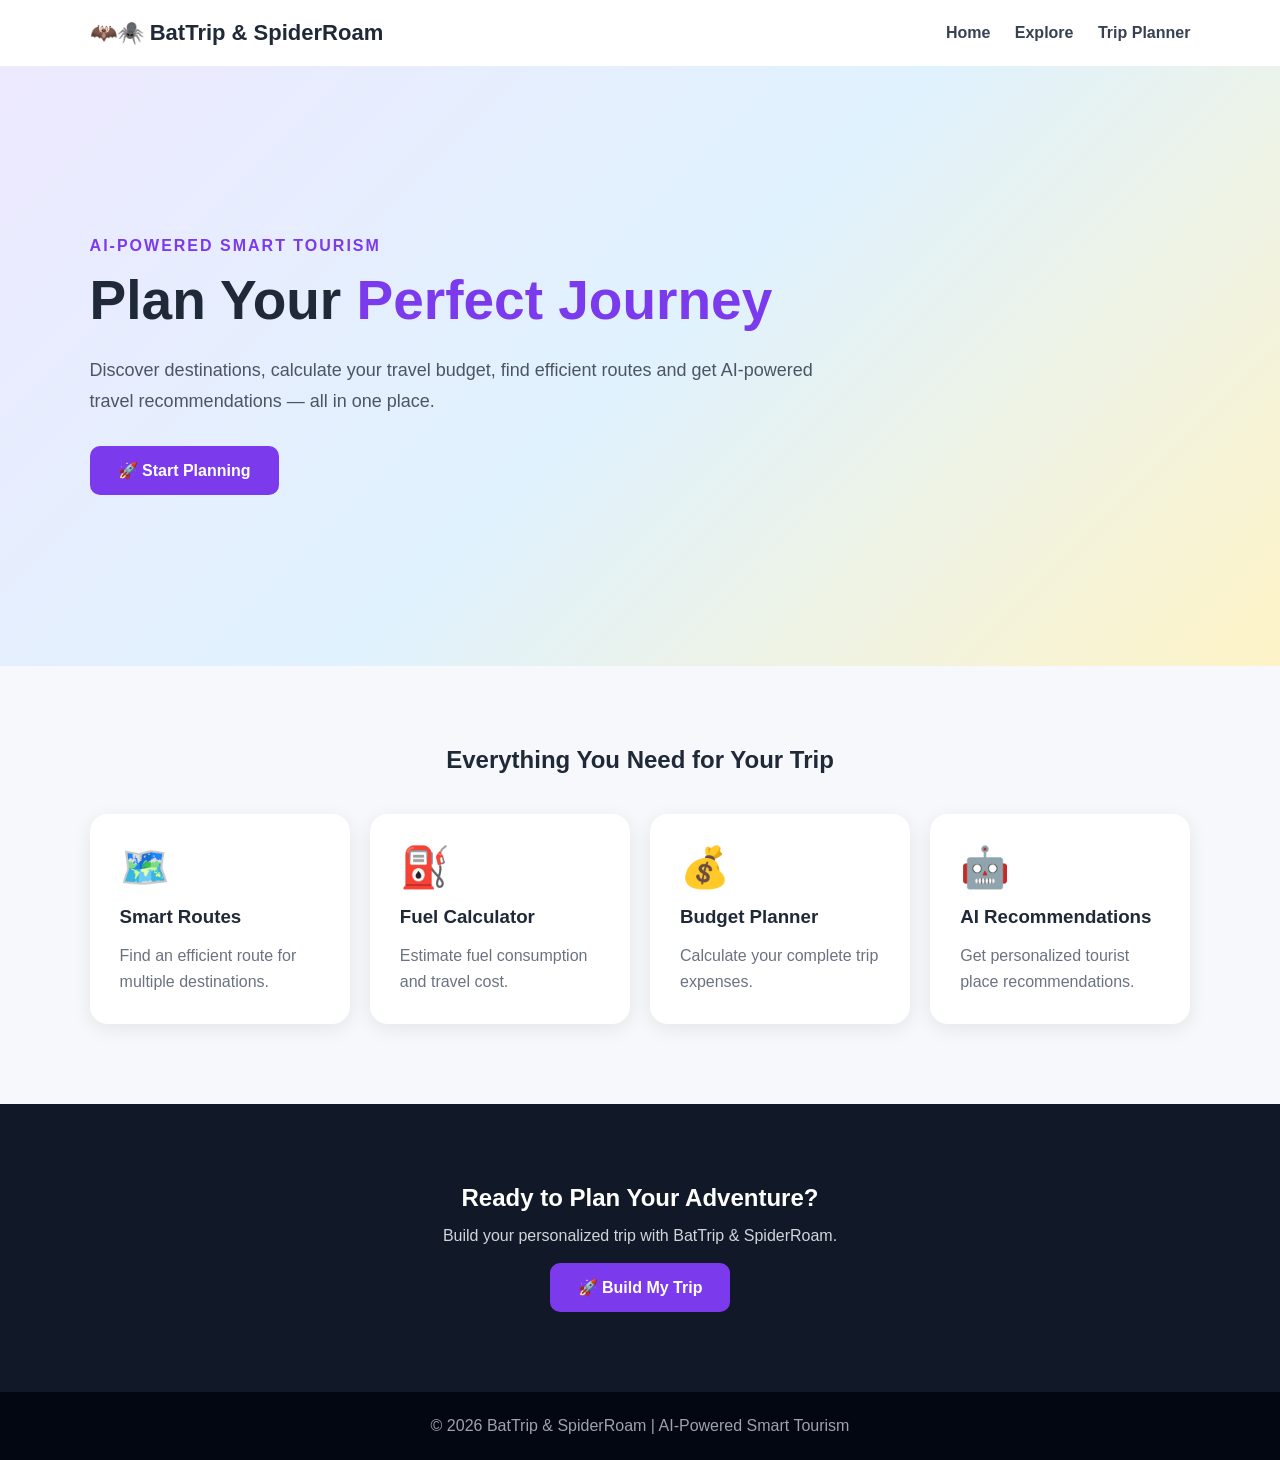
<file: index.html>
<!DOCTYPE html>
<html lang="en">

<head>
    <meta charset="UTF-8">
    <meta name="viewport" content="width=device-width, initial-scale=1.0">

    <title>BatTrip & SpiderRoam</title>

    <style>
        * {
            margin: 0;
            padding: 0;
            box-sizing: border-box;
        }

        body {
            font-family: Arial, sans-serif;
            background: #f7f8fc;
            color: #1f2937;
        }

        header {
            background: white;
            padding: 20px 7%;
            display: flex;
            justify-content: space-between;
            align-items: center;
            box-shadow: 0 2px 10px rgba(0, 0, 0, 0.08);
        }

        .logo {
            font-size: 22px;
            font-weight: bold;
        }

        nav a {
            text-decoration: none;
            margin-left: 20px;
            color: #374151;
            font-weight: bold;
        }

        nav a:hover {
            color: #7c3aed;
        }

        .hero {
            min-height: 600px;
            padding: 100px 7%;
            display: flex;
            align-items: center;
            background: linear-gradient(
                135deg,
                #ede9fe,
                #e0f2fe,
                #fef3c7
            );
        }

        .hero-content {
            max-width: 750px;
        }

        .tagline {
            color: #7c3aed;
            font-weight: bold;
            letter-spacing: 2px;
            margin-bottom: 15px;
        }

        h1 {
            font-size: 55px;
            line-height: 1.1;
            margin-bottom: 25px;
        }

        h1 span {
            color: #7c3aed;
        }

        .hero p {
            font-size: 18px;
            line-height: 1.7;
            color: #4b5563;
            margin-bottom: 30px;
        }

        button {
            padding: 15px 28px;
            border: none;
            border-radius: 10px;
            background: #7c3aed;
            color: white;
            font-size: 16px;
            font-weight: bold;
            cursor: pointer;
        }

        button:hover {
            background: #6d28d9;
        }

        .features {
            padding: 80px 7%;
        }

        .section-title {
            text-align: center;
            margin-bottom: 40px;
        }

        .cards {
            display: grid;
            grid-template-columns: repeat(4, 1fr);
            gap: 20px;
        }

        .card {
            background: white;
            padding: 30px;
            border-radius: 18px;
            box-shadow: 0 5px 20px rgba(0, 0, 0, 0.08);
        }

        .card h3 {
            margin: 15px 0;
        }

        .card p {
            color: #6b7280;
            line-height: 1.6;
        }

        .planner {
            padding: 80px 7%;
            background: #111827;
            text-align: center;
            color: white;
        }

        .planner p {
            margin-top: 15px;
            color: #d1d5db;
        }

        footer {
            padding: 25px;
            text-align: center;
            background: #030712;
            color: #9ca3af;
        }

        @media (max-width: 800px) {

            header {
                flex-direction: column;
                gap: 15px;
                text-align: center;
            }

            nav {
                display: flex;
                flex-wrap: wrap;
                justify-content: center;
                gap: 10px;
            }

            nav a {
                margin: 0 5px;
                font-size: 14px;
            }

            .hero {
                padding: 70px 7%;
                min-height: 500px;
            }

            h1 {
                font-size: 40px;
            }

            .hero p {
                font-size: 16px;
            }

            .cards {
                grid-template-columns: 1fr;
            }

            .features {
                padding: 60px 7%;
            }

            .planner {
                padding: 60px 7%;
            }
        }
    </style>
</head>

<body>

    <!-- HEADER -->
    <header>

        <div class="logo">
            🦇🕷️ BatTrip & SpiderRoam
        </div>

        <nav>

            <a href="./index.html">
                Home
            </a>

            <a href="./Frontend/explore.html">
                Explore
            </a>

            <a href="./Frontend/planner.html">
                Trip Planner
            </a>

        </nav>

    </header>


    <!-- HERO -->
    <section class="hero">

        <div class="hero-content">

            <div class="tagline">
                AI-POWERED SMART TOURISM
            </div>

            <h1>
                Plan Your
                <span>Perfect Journey</span>
            </h1>

            <p>
                Discover destinations, calculate your travel budget,
                find efficient routes and get AI-powered travel
                recommendations — all in one place.
            </p>

            <button
                onclick="window.location.href='./Frontend/planner.html'">
                🚀 Start Planning
            </button>

        </div>

    </section>


    <!-- FEATURES -->
    <section class="features" id="features">

        <div class="section-title">

            <h2>
                Everything You Need for Your Trip
            </h2>

        </div>


        <div class="cards">

            <div class="card">

                <div style="font-size:40px;">
                    🗺️
                </div>

                <h3>
                    Smart Routes
                </h3>

                <p>
                    Find an efficient route for multiple
                    destinations.
                </p>

            </div>


            <div class="card">

                <div style="font-size:40px;">
                    ⛽
                </div>

                <h3>
                    Fuel Calculator
                </h3>

                <p>
                    Estimate fuel consumption and travel cost.
                </p>

            </div>


            <div class="card">

                <div style="font-size:40px;">
                    💰
                </div>

                <h3>
                    Budget Planner
                </h3>

                <p>
                    Calculate your complete trip expenses.
                </p>

            </div>


            <div class="card">

                <div style="font-size:40px;">
                    🤖
                </div>

                <h3>
                    AI Recommendations
                </h3>

                <p>
                    Get personalized tourist place
                    recommendations.
                </p>

            </div>

        </div>

    </section>


    <!-- PLANNER CTA -->
    <section class="planner" id="planner">

        <h2>
            Ready to Plan Your Adventure?
        </h2>

        <p>
            Build your personalized trip with
            BatTrip & SpiderRoam.
        </p>

        <br>

        <button
            onclick="window.location.href='./Frontend/planner.html'">
            🚀 Build My Trip
        </button>

    </section>


    <!-- FOOTER -->
    <footer>

        © 2026 BatTrip & SpiderRoam |
        AI-Powered Smart Tourism

    </footer>

</body>

</html>
</file>
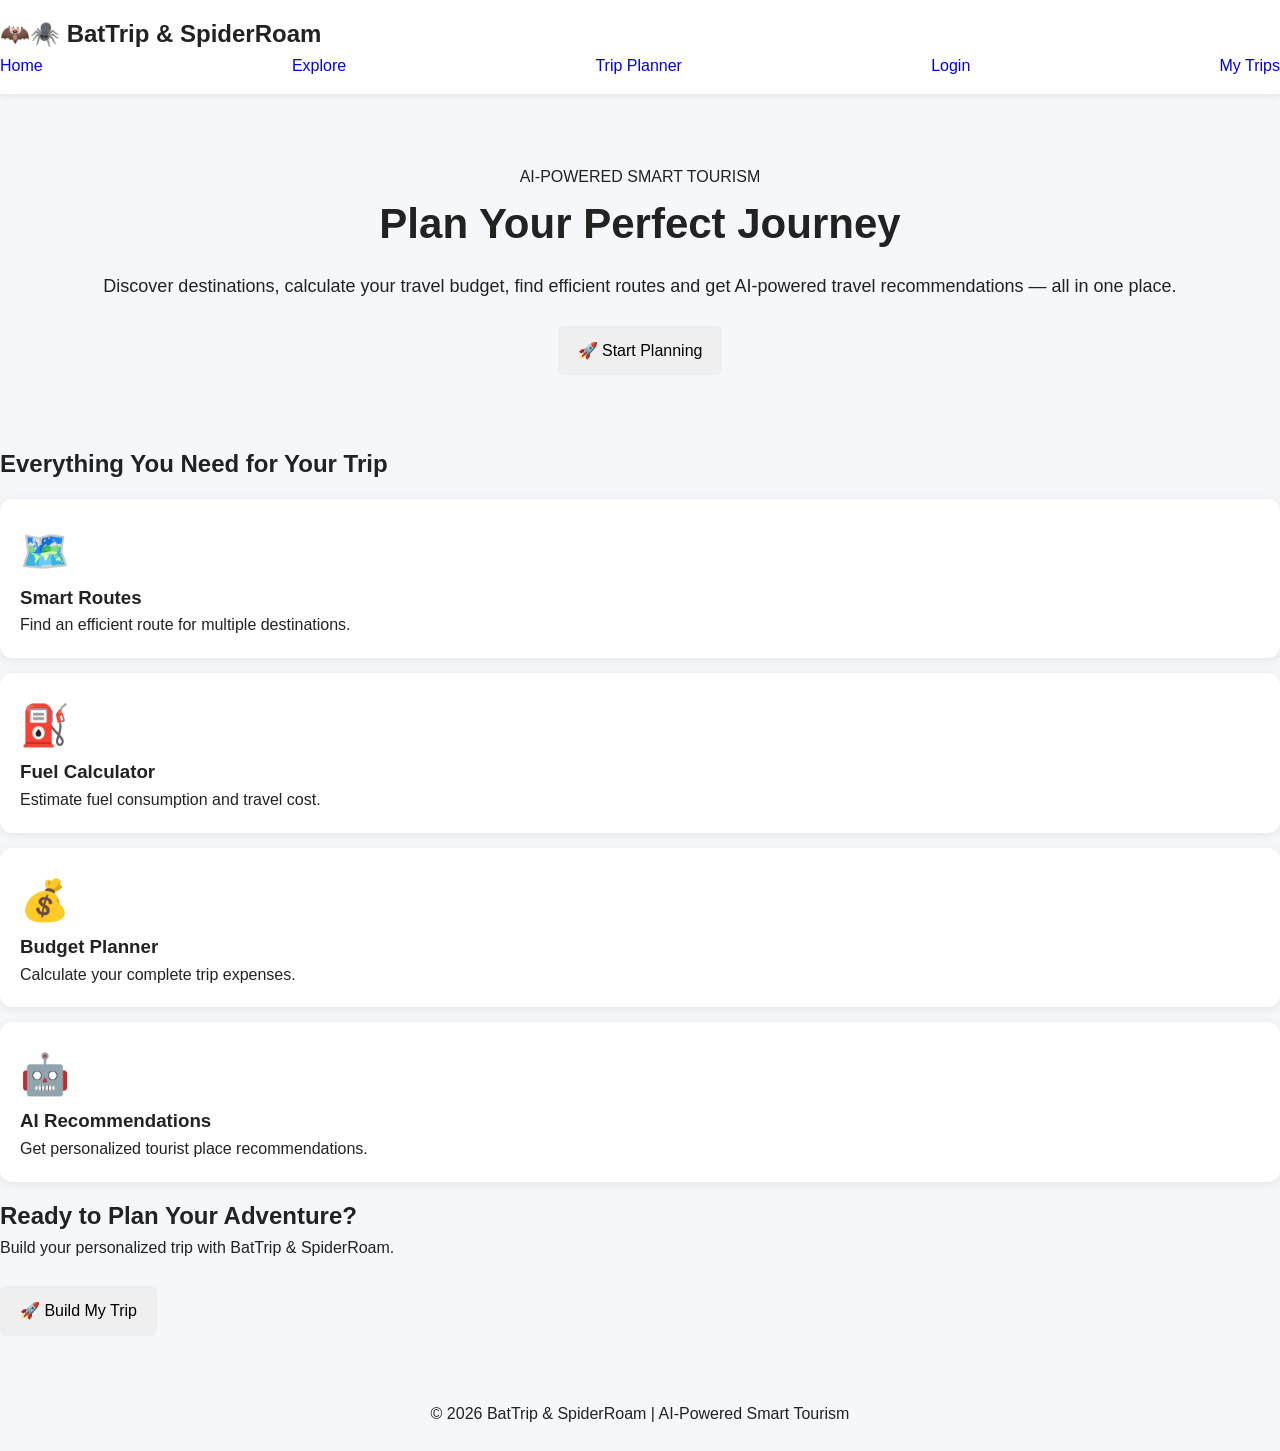
<file: Frontend/Index.html>
<!DOCTYPE html>
<html lang="en">

<head>
    <meta charset="UTF-8">
    <meta name="viewport" content="width=device-width, initial-scale=1.0">

    <title>BatTrip & SpiderRoam</title>

    <link rel="stylesheet" href="css/style.css">
    <link rel="stylesheet" href="css/responsive.css">
</head>

<body>

    <header>

        <div class="logo">
            🦇🕷️ BatTrip & SpiderRoam
        </div>

        <nav>
            <a href="index.html">Home</a>
            <a href="explore.html">Explore</a>
            <a href="planner.html">Trip Planner</a>
            <a href="login.html">Login</a>
            <a href="trips.html">My Trips</a>
        </nav>

    </header>

    <section class="hero">
        <div class="hero-content">
            <div class="tagline">AI-POWERED SMART TOURISM</div>
            <h1>Plan Your <span>Perfect Journey</span></h1>
            <p>Discover destinations, calculate your travel budget, find efficient routes and get AI-powered travel recommendations — all in one place.</p>
            <button onclick="window.location.href='planner.html'">🚀 Start Planning</button>
        </div>
    </section>

    <section class="features" id="features">
        <div class="section-title">
            <h2>Everything You Need for Your Trip</h2>
        </div>
        <div class="cards">
            <div class="card">
                <div style="font-size:40px;">🗺️</div>
                <h3>Smart Routes</h3>
                <p>Find an efficient route for multiple destinations.</p>
            </div>
            <div class="card">
                <div style="font-size:40px;">⛽</div>
                <h3>Fuel Calculator</h3>
                <p>Estimate fuel consumption and travel cost.</p>
            </div>
            <div class="card">
                <div style="font-size:40px;">💰</div>
                <h3>Budget Planner</h3>
                <p>Calculate your complete trip expenses.</p>
            </div>
            <div class="card">
                <div style="font-size:40px;">🤖</div>
                <h3>AI Recommendations</h3>
                <p>Get personalized tourist place recommendations.</p>
            </div>
        </div>
    </section>

    <section class="planner" id="planner">
        <h2>Ready to Plan Your Adventure?</h2>
        <p>Build your personalized trip with BatTrip & SpiderRoam.</p>
        <br>
        <button onclick="window.location.href='planner.html'">🚀 Build My Trip</button>
    </section>

    <footer>© 2026 BatTrip & SpiderRoam | AI-Powered Smart Tourism</footer>

</body>

</html>
</file>
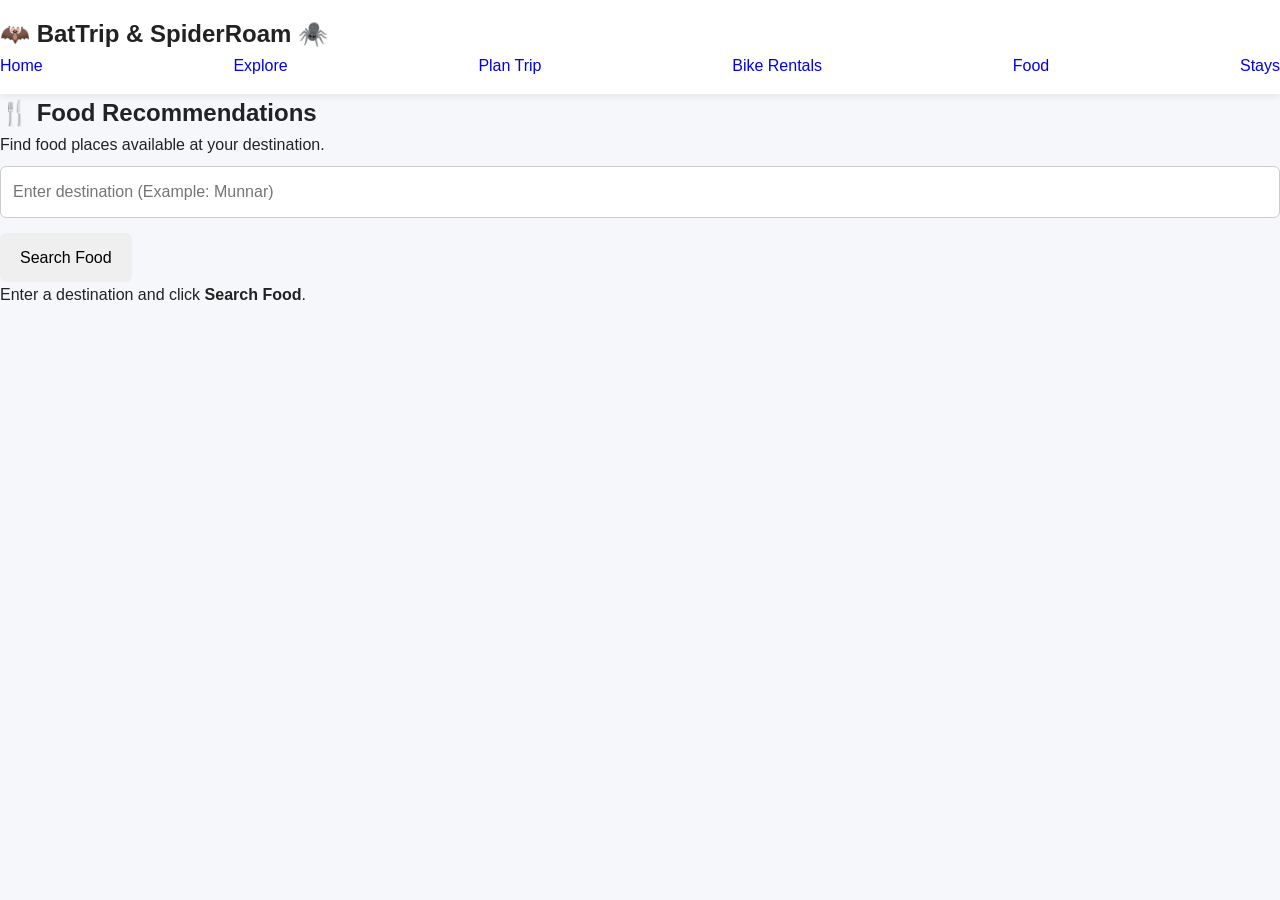
<file: Frontend/bikes.html>
<!DOCTYPE html>
<html lang="en">

<head>
    <meta charset="UTF-8">
    <meta name="viewport" content="width=device-width, initial-scale=1.0">
    <title>Food | BatTrip & SpiderRoam</title>
    <link rel="stylesheet" href="css/style.css">
    <link rel="stylesheet" href="css/responsive.css">
</head>

<body>

    <header>
        <h2>🦇 BatTrip & SpiderRoam 🕷️</h2>
        <nav>
            <a href="Index.html">Home</a>
            <a href="explore.html">Explore</a>
            <a href="planner.html">Plan Trip</a>
            <a href="bikes.html">Bike Rentals</a>
            <a href="food.html">Food</a>
            <a href="stays.html">Stays</a>
        </nav>
    </header>

    <main>
        <section>
            <h1>🍴 Food Recommendations</h1>
            <p>Find food places available at your destination.</p>

            <input type="text" id="destinationInput" placeholder="Enter destination (Example: Munnar)">
            <button onclick="loadFood()">Search Food</button>
        </section>

        <section id="foodResults">
            <p>Enter a destination and click <b>Search Food</b>.</p>
        </section>
    </main>

    <script>
        const API_BASE_URL = window.BATTRIP_API_BASE || "http://127.0.0.1:5000";

        async function loadFood() {
            const destination = document.getElementById("destinationInput").value.trim();
            const results = document.getElementById("foodResults");

            if (!destination) {
                results.innerHTML = "<p>Please enter a destination.</p>";
                return;
            }

            results.innerHTML = "<p>🔄 Loading food places...</p>";

            try {
                const response = await fetch(`${API_BASE_URL}/api/food?destination=${encodeURIComponent(destination)}`);
                const data = await response.json();

                if (!response.ok || data.status !== "success") {
                    results.innerHTML = `<p>❌ ${data.message || "Unable to load food places."}</p>`;
                    return;
                }

                if (!data.food || data.food.length === 0) {
                    results.innerHTML = `<p>😔 No food places found for ${destination}.</p>`;
                    return;
                }

                results.innerHTML = "";
                data.food.forEach(food => {
                    const card = document.createElement("div");
                    card.innerHTML = `
                        <div style="border:1px solid #ddd;border-radius:12px;padding:20px;margin:15px 0;background:#ffffff;">
                            <h2>🍴 ${food.name}</h2>
                            <p><strong>Food Type:</strong> ${food.food_type}</p>
                            <p><strong>Average Cost:</strong> ₹${food.average_cost}</p>
                            <p><strong>Rating:</strong> ⭐ ${food.rating}</p>
                            <p><strong>Speciality:</strong> ${food.speciality}</p>
                            <p><strong>Location:</strong> ${food.address}</p>
                        </div>
                    `;
                    results.appendChild(card);
                });
            } catch (error) {
                console.error(error);
                results.innerHTML = `
                    <p>❌ Cannot connect to BatTrip backend. Make sure Flask is running on ${API_BASE_URL}.</p>
                `;
            }
        }
    </script>

</body>

</html>
</file>
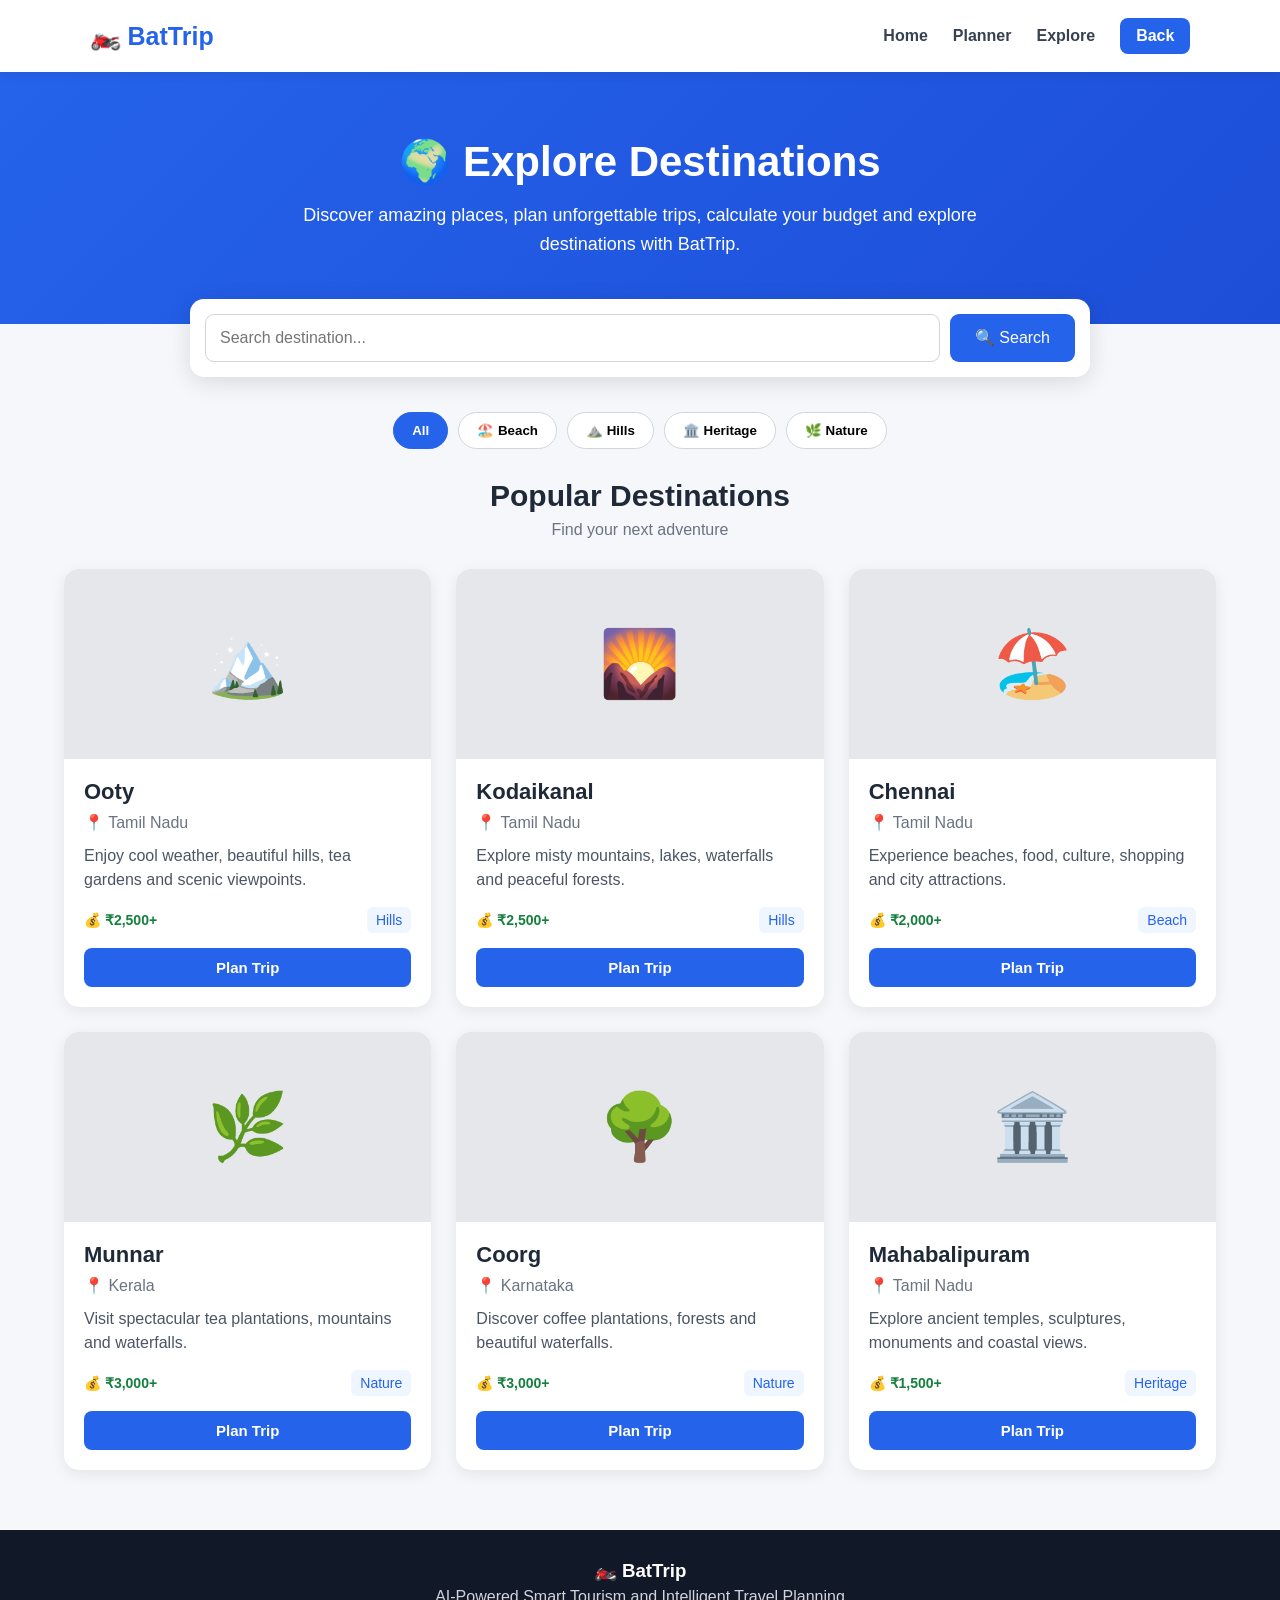
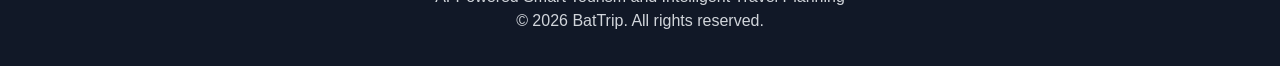
<file: Frontend/explore.html>
<!DOCTYPE html>
<html lang="en">
<head>
    <meta charset="UTF-8">
    <meta name="viewport" content="width=device-width, initial-scale=1.0">

    <title>Explore Destinations | BatTrip</title>

    <style>
        * {
            margin: 0;
            padding: 0;
            box-sizing: border-box;
        }

        body {
            font-family: Arial, Helvetica, sans-serif;
            background: #f5f7fb;
            color: #1f2937;
        }

        /* NAVBAR */
        .navbar {
            width: 100%;
            background: #ffffff;
            padding: 18px 7%;
            display: flex;
            align-items: center;
            justify-content: space-between;
            box-shadow: 0 2px 10px rgba(0, 0, 0, 0.08);
            position: sticky;
            top: 0;
            z-index: 100;
        }

        .logo {
            font-size: 25px;
            font-weight: bold;
            color: #2563eb;
            text-decoration: none;
        }

        .nav-links {
            display: flex;
            gap: 25px;
            align-items: center;
        }

        .nav-links a {
            text-decoration: none;
            color: #374151;
            font-weight: 600;
        }

        .nav-links a:hover {
            color: #2563eb;
        }

        .back-btn {
            background: #2563eb;
            color: white !important;
            padding: 9px 16px;
            border-radius: 8px;
        }

        /* HERO */
        .hero {
            background: linear-gradient(135deg, #2563eb, #1d4ed8);
            color: white;
            text-align: center;
            padding: 65px 20px;
        }

        .hero h1 {
            font-size: 42px;
            margin-bottom: 15px;
        }

        .hero p {
            font-size: 18px;
            max-width: 700px;
            margin: auto;
            line-height: 1.6;
        }

        /* SEARCH */
        .search-section {
            width: 90%;
            max-width: 900px;
            margin: -25px auto 35px;
            position: relative;
        }

        .search-box {
            background: white;
            padding: 15px;
            border-radius: 14px;
            box-shadow: 0 5px 25px rgba(0, 0, 0, 0.12);
            display: flex;
            gap: 10px;
        }

        .search-box input {
            flex: 1;
            border: 1px solid #d1d5db;
            border-radius: 9px;
            padding: 14px;
            font-size: 16px;
            outline: none;
        }

        .search-box button {
            border: none;
            background: #2563eb;
            color: white;
            padding: 0 25px;
            border-radius: 9px;
            font-size: 16px;
            cursor: pointer;
        }

        /* FILTERS */
        .filters {
            width: 90%;
            max-width: 1200px;
            margin: auto auto 30px;
            display: flex;
            justify-content: center;
            flex-wrap: wrap;
            gap: 10px;
        }

        .filter-btn {
            border: 1px solid #d1d5db;
            background: white;
            padding: 10px 18px;
            border-radius: 20px;
            cursor: pointer;
            font-weight: 600;
        }

        .filter-btn:hover,
        .filter-btn.active {
            background: #2563eb;
            color: white;
            border-color: #2563eb;
        }

        /* DESTINATIONS */
        .container {
            width: 90%;
            max-width: 1200px;
            margin: auto;
            padding-bottom: 60px;
        }

        .section-title {
            text-align: center;
            margin-bottom: 30px;
        }

        .section-title h2 {
            font-size: 30px;
            margin-bottom: 8px;
        }

        .section-title p {
            color: #6b7280;
        }

        .destination-grid {
            display: grid;
            grid-template-columns: repeat(3, 1fr);
            gap: 25px;
        }

        .card {
            background: white;
            border-radius: 15px;
            overflow: hidden;
            box-shadow: 0 4px 15px rgba(0, 0, 0, 0.08);
            transition: transform 0.2s, box-shadow 0.2s;
        }

        .card:hover {
            transform: translateY(-5px);
            box-shadow: 0 8px 25px rgba(0, 0, 0, 0.13);
        }

        .card-image {
            height: 190px;
            display: flex;
            align-items: center;
            justify-content: center;
            font-size: 65px;
            background: #e5e7eb;
        }

        .card-content {
            padding: 20px;
        }

        .card-content h3 {
            font-size: 22px;
            margin-bottom: 8px;
        }

        .location {
            color: #6b7280;
            margin-bottom: 12px;
        }

        .description {
            color: #4b5563;
            line-height: 1.5;
            margin-bottom: 15px;
        }

        .info {
            display: flex;
            justify-content: space-between;
            align-items: center;
            margin-bottom: 15px;
            font-size: 14px;
        }

        .budget {
            color: #15803d;
            font-weight: bold;
        }

        .category {
            background: #eff6ff;
            color: #2563eb;
            padding: 5px 9px;
            border-radius: 6px;
        }

        .plan-btn {
            width: 100%;
            padding: 11px;
            border: none;
            border-radius: 8px;
            background: #2563eb;
            color: white;
            font-size: 15px;
            font-weight: bold;
            cursor: pointer;
        }

        .plan-btn:hover {
            background: #1d4ed8;
        }

        /* NO RESULTS */
        .no-results {
            text-align: center;
            display: none;
            padding: 40px;
            color: #6b7280;
        }

        /* FOOTER */
        footer {
            background: #111827;
            color: white;
            text-align: center;
            padding: 30px 20px;
        }

        footer p {
            margin: 6px;
            color: #d1d5db;
        }

        /* MOBILE */
        @media (max-width: 850px) {
            .destination-grid {
                grid-template-columns: repeat(2, 1fr);
            }
        }

        @media (max-width: 600px) {
            .navbar {
                padding: 15px 5%;
            }

            .nav-links {
                gap: 10px;
            }

            .nav-links a:not(.back-btn) {
                display: none;
            }

            .hero {
                padding: 45px 20px;
            }

            .hero h1 {
                font-size: 32px;
            }

            .hero p {
                font-size: 16px;
            }

            .search-box {
                flex-direction: column;
            }

            .search-box button {
                padding: 12px;
            }

            .destination-grid {
                grid-template-columns: 1fr;
            }
        }
    </style>
</head>

<body>

    <!-- NAVBAR -->
    <nav class="navbar">

        <a href="../index.html" class="logo">
            🏍️ BatTrip
        </a>

        <div class="nav-links">
            <a href="../index.html">Home</a>
            <a href="planner.html">Planner</a>
            <a href="explore.html">Explore</a>
            <a href="../index.html" class="back-btn">Back</a>
        </div>

    </nav>


    <!-- HERO -->
    <section class="hero">

        <h1>🌍 Explore Destinations</h1>

        <p>
            Discover amazing places, plan unforgettable trips,
            calculate your budget and explore destinations with BatTrip.
        </p>

    </section>


    <!-- SEARCH -->
    <section class="search-section">

        <div class="search-box">

            <input
                type="text"
                id="searchInput"
                placeholder="Search destination...">

            <button onclick="searchDestinations()">
                🔍 Search
            </button>

        </div>

    </section>


    <!-- FILTERS -->
    <div class="filters">

        <button class="filter-btn active" onclick="filterCategory('all', this)">
            All
        </button>

        <button class="filter-btn" onclick="filterCategory('beach', this)">
            🏖️ Beach
        </button>

        <button class="filter-btn" onclick="filterCategory('hill', this)">
            ⛰️ Hills
        </button>

        <button class="filter-btn" onclick="filterCategory('heritage', this)">
            🏛️ Heritage
        </button>

        <button class="filter-btn" onclick="filterCategory('nature', this)">
            🌿 Nature
        </button>

    </div>


    <!-- DESTINATIONS -->
    <main class="container">

        <div class="section-title">

            <h2>Popular Destinations</h2>

            <p>
                Find your next adventure
            </p>

        </div>


        <div class="destination-grid" id="destinationGrid">


            <!-- OOTY -->
            <div
                class="card"
                data-category="hill"
                data-name="Ooty">

                <div class="card-image">
                    🏔️
                </div>

                <div class="card-content">

                    <h3>Ooty</h3>

                    <div class="location">
                        📍 Tamil Nadu
                    </div>

                    <p class="description">
                        Enjoy cool weather, beautiful hills,
                        tea gardens and scenic viewpoints.
                    </p>

                    <div class="info">

                        <span class="budget">
                            💰 ₹2,500+
                        </span>

                        <span class="category">
                            Hills
                        </span>

                    </div>

                    <button
                        class="plan-btn"
                        onclick="planTrip('Ooty')">
                        Plan Trip
                    </button>

                </div>

            </div>


            <!-- KODAIKANAL -->
            <div
                class="card"
                data-category="hill"
                data-name="Kodaikanal">

                <div class="card-image">
                    🌄
                </div>

                <div class="card-content">

                    <h3>Kodaikanal</h3>

                    <div class="location">
                        📍 Tamil Nadu
                    </div>

                    <p class="description">
                        Explore misty mountains, lakes,
                        waterfalls and peaceful forests.
                    </p>

                    <div class="info">

                        <span class="budget">
                            💰 ₹2,500+
                        </span>

                        <span class="category">
                            Hills
                        </span>

                    </div>

                    <button
                        class="plan-btn"
                        onclick="planTrip('Kodaikanal')">
                        Plan Trip
                    </button>

                </div>

            </div>


            <!-- CHENNAI -->
            <div
                class="card"
                data-category="beach"
                data-name="Chennai">

                <div class="card-image">
                    🏖️
                </div>

                <div class="card-content">

                    <h3>Chennai</h3>

                    <div class="location">
                        📍 Tamil Nadu
                    </div>

                    <p class="description">
                        Experience beaches, food, culture,
                        shopping and city attractions.
                    </p>

                    <div class="info">

                        <span class="budget">
                            💰 ₹2,000+
                        </span>

                        <span class="category">
                            Beach
                        </span>

                    </div>

                    <button
                        class="plan-btn"
                        onclick="planTrip('Chennai')">
                        Plan Trip
                    </button>

                </div>

            </div>


            <!-- MUNNAR -->
            <div
                class="card"
                data-category="nature"
                data-name="Munnar">

                <div class="card-image">
                    🌿
                </div>

                <div class="card-content">

                    <h3>Munnar</h3>

                    <div class="location">
                        📍 Kerala
                    </div>

                    <p class="description">
                        Visit spectacular tea plantations,
                        mountains and waterfalls.
                    </p>

                    <div class="info">

                        <span class="budget">
                            💰 ₹3,000+
                        </span>

                        <span class="category">
                            Nature
                        </span>

                    </div>

                    <button
                        class="plan-btn"
                        onclick="planTrip('Munnar')">
                        Plan Trip
                    </button>

                </div>

            </div>


            <!-- COORG -->
            <div
                class="card"
                data-category="nature"
                data-name="Coorg">

                <div class="card-image">
                    🌳
                </div>

                <div class="card-content">

                    <h3>Coorg</h3>

                    <div class="location">
                        📍 Karnataka
                    </div>

                    <p class="description">
                        Discover coffee plantations,
                        forests and beautiful waterfalls.
                    </p>

                    <div class="info">

                        <span class="budget">
                            💰 ₹3,000+
                        </span>

                        <span class="category">
                            Nature
                        </span>

                    </div>

                    <button
                        class="plan-btn"
                        onclick="planTrip('Coorg')">
                        Plan Trip
                    </button>

                </div>

            </div>


            <!-- MAHABALIPURAM -->
            <div
                class="card"
                data-category="heritage"
                data-name="Mahabalipuram">

                <div class="card-image">
                    🏛️
                </div>

                <div class="card-content">

                    <h3>Mahabalipuram</h3>

                    <div class="location">
                        📍 Tamil Nadu
                    </div>

                    <p class="description">
                        Explore ancient temples, sculptures,
                        monuments and coastal views.
                    </p>

                    <div class="info">

                        <span class="budget">
                            💰 ₹1,500+
                        </span>

                        <span class="category">
                            Heritage
                        </span>

                    </div>

                    <button
                        class="plan-btn"
                        onclick="planTrip('Mahabalipuram')">
                        Plan Trip
                    </button>

                </div>

            </div>


        </div>


        <div class="no-results" id="noResults">

            <h2>😕 No destinations found</h2>

            <p>
                Try searching for another destination.
            </p>

        </div>

    </main>


    <!-- FOOTER -->
    <footer>

        <h3>🏍️ BatTrip</h3>

        <p>
            AI-Powered Smart Tourism and Intelligent Travel Planning
        </p>

        <p>
            © 2026 BatTrip. All rights reserved.
        </p>

    </footer>


    <script>

        let currentCategory = "all";


        /* SEARCH */

        function searchDestinations() {

            const search =
                document
                .getElementById("searchInput")
                .value
                .toLowerCase()
                .trim();

            const cards =
                document.querySelectorAll(".card");

            let found = false;

            cards.forEach(card => {

                const name =
                    card
                    .getAttribute("data-name")
                    .toLowerCase();

                const category =
                    card
                    .getAttribute("data-category");

                const matchesSearch =
                    name.includes(search);

                const matchesCategory =
                    currentCategory === "all" ||
                    category === currentCategory;

                if (matchesSearch && matchesCategory) {

                    card.style.display = "block";
                    found = true;

                } else {

                    card.style.display = "none";

                }

            });

            document
                .getElementById("noResults")
                .style.display =
                found ? "none" : "block";
        }


        /* LIVE SEARCH */

        document
            .getElementById("searchInput")
            .addEventListener("input", searchDestinations);


        /* CATEGORY FILTER */

        function filterCategory(category, button) {

            currentCategory = category;

            document
                .querySelectorAll(".filter-btn")
                .forEach(btn => {

                    btn.classList.remove("active");

                });

            button.classList.add("active");

            searchDestinations();
        }


        /* PLAN TRIP */

        function planTrip(destination) {

            /*
             * Save selected destination.
             * The planner page can read this value later.
             */

            localStorage.setItem(
                "selectedDestination",
                destination
            );

            window.location.href =
                "planner.html";
        }


    </script>

</body>
      </html>
</file>
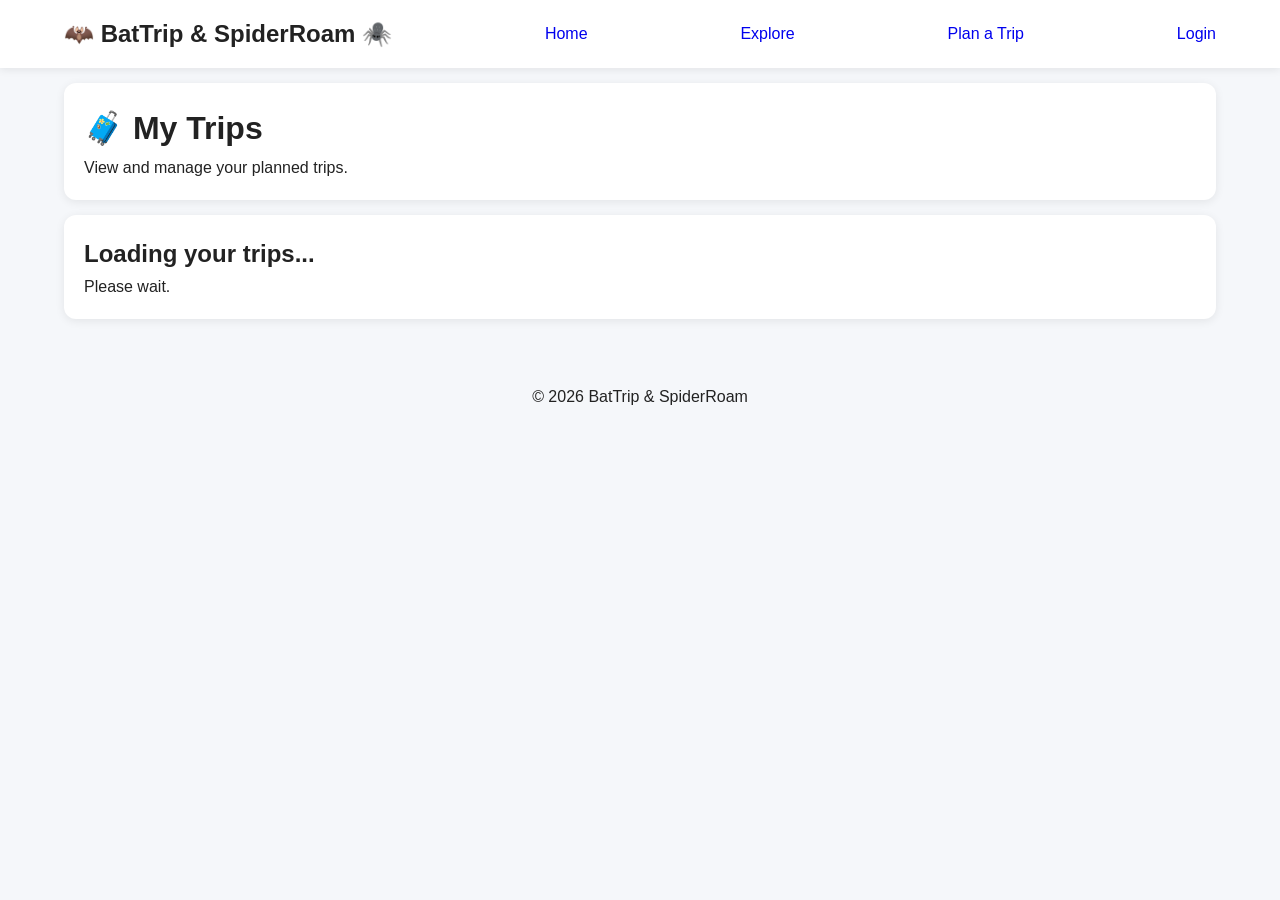
<file: Frontend/food.html>
<!DOCTYPE html>
<html lang="en">

<head>
    <meta charset="UTF-8">
    <meta name="viewport" content="width=device-width, initial-scale=1.0">
    <title>My Trips - BatTrip & SpiderRoam</title>

    <link rel="stylesheet" href="css/style.css">
    <link rel="stylesheet" href="css/responsive.css">
</head>

<body>

    <header>
        <div class="container">
            <nav>
                <div class="logo">🦇 BatTrip & SpiderRoam 🕷️</div>
                <a href="Index.html">Home</a>
                <a href="explore.html">Explore</a>
                <a href="planner.html">Plan a Trip</a>
                <a href="login.html">Login</a>
            </nav>
        </div>
    </header>

    <main>
        <div class="container">
            <div class="card">
                <h1>🧳 My Trips</h1>
                <p>View and manage your planned trips.</p>
            </div>

            <div id="tripsContainer">
                <div class="card">
                    <h2>Loading your trips...</h2>
                    <p>Please wait.</p>
                </div>
            </div>
        </div>
    </main>

    <footer>
        <p>© 2026 BatTrip & SpiderRoam</p>
    </footer>

    <script src="JavaScript/trips.js"></script>

</body>

</html>
</file>
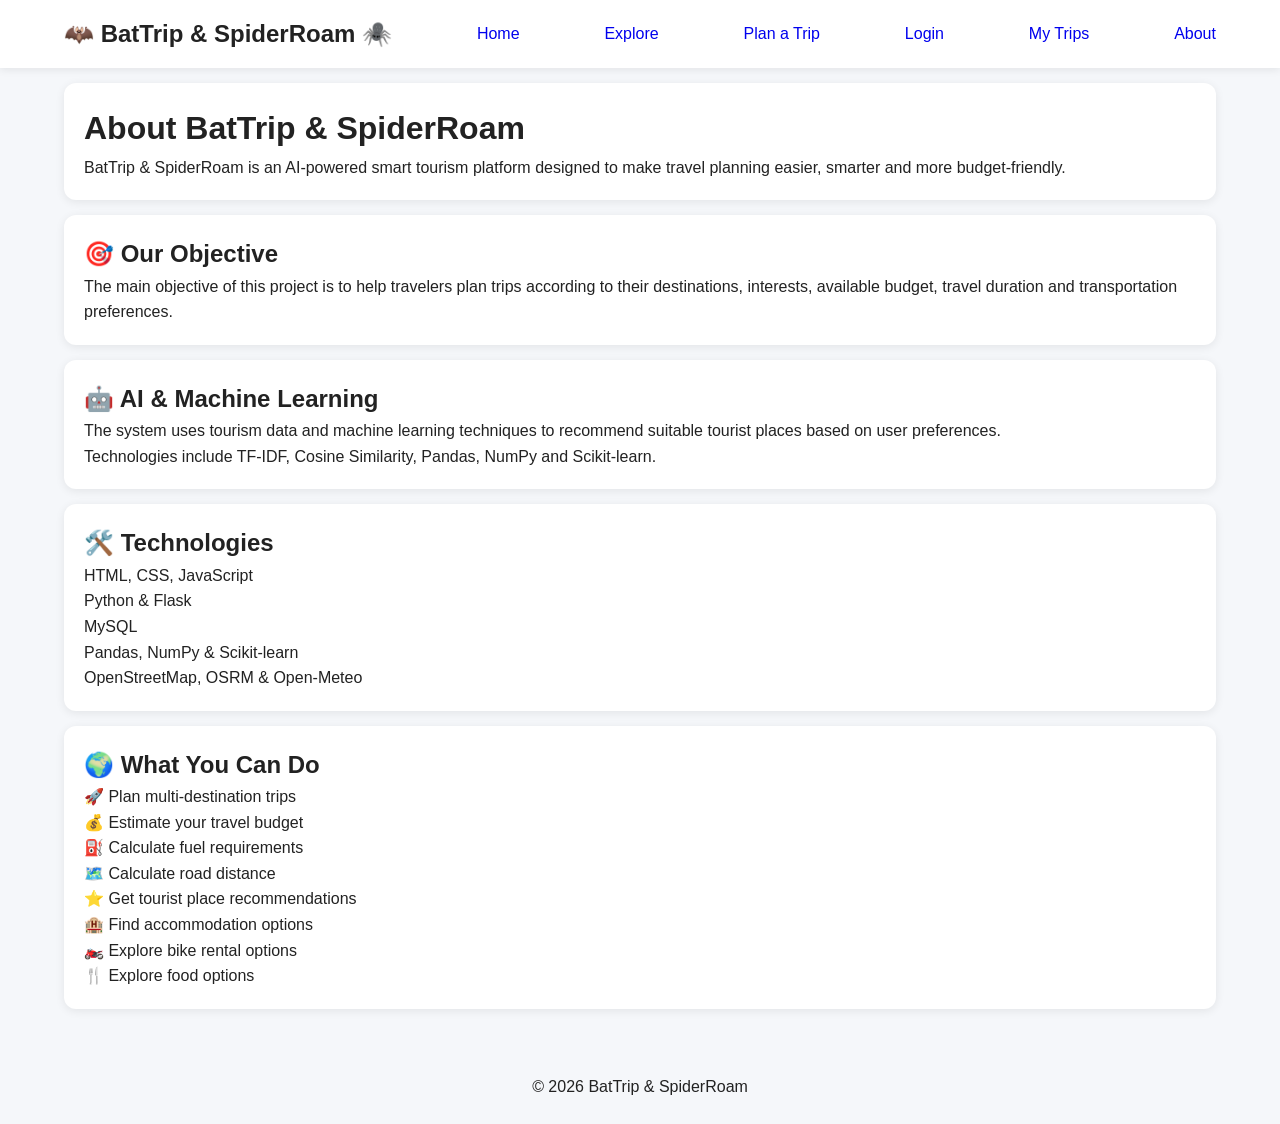
<file: Frontend/login.html>
<!DOCTYPE html>
<html lang="en">
<head>
    <meta charset="UTF-8">
    <meta name="viewport" content="width=device-width, initial-scale=1.0">
    <title>About - BatTrip & SpiderRoam</title>

    <link rel="stylesheet" href="css/style.css">
    <link rel="stylesheet" href="css/responsive.css">
</head>

<body>

<header>
    <div class="container">
        <nav>
            <div class="logo">🦇 BatTrip & SpiderRoam 🕷️</div>
            <a href="Index.html">Home</a>
            <a href="explore.html">Explore</a>
            <a href="planner.html">Plan a Trip</a>
            <a href="login.html">Login</a>
            <a href="trips.html">My Trips</a>
            <a href="about.html">About</a>
        </nav>
    </div>
</header>

<main>
    <div class="container">

        <div class="card">
            <h1>About BatTrip & SpiderRoam</h1>

            <p>
                BatTrip & SpiderRoam is an AI-powered smart tourism
                platform designed to make travel planning easier,
                smarter and more budget-friendly.
            </p>
        </div>

        <div class="card">
            <h2>🎯 Our Objective</h2>

            <p>
                The main objective of this project is to help travelers
                plan trips according to their destinations, interests,
                available budget, travel duration and transportation
                preferences.
            </p>
        </div>

        <div class="card">
            <h2>🤖 AI & Machine Learning</h2>

            <p>
                The system uses tourism data and machine learning
                techniques to recommend suitable tourist places based
                on user preferences.
            </p>

            <p>
                Technologies include TF-IDF, Cosine Similarity,
                Pandas, NumPy and Scikit-learn.
            </p>
        </div>

        <div class="card">
            <h2>🛠️ Technologies</h2>

            <p>HTML, CSS, JavaScript</p>
            <p>Python & Flask</p>
            <p>MySQL</p>
            <p>Pandas, NumPy & Scikit-learn</p>
            <p>OpenStreetMap, OSRM & Open-Meteo</p>
        </div>

        <div class="card">
            <h2>🌍 What You Can Do</h2>

            <p>🚀 Plan multi-destination trips</p>
            <p>💰 Estimate your travel budget</p>
            <p>⛽ Calculate fuel requirements</p>
            <p>🗺️ Calculate road distance</p>
            <p>⭐ Get tourist place recommendations</p>
            <p>🏨 Find accommodation options</p>
            <p>🏍️ Explore bike rental options</p>
            <p>🍴 Explore food options</p>
        </div>

    </div>
</main>

<footer>
    <p>© 2026 BatTrip & SpiderRoam</p>
</footer>

</body>
</html>
</file>
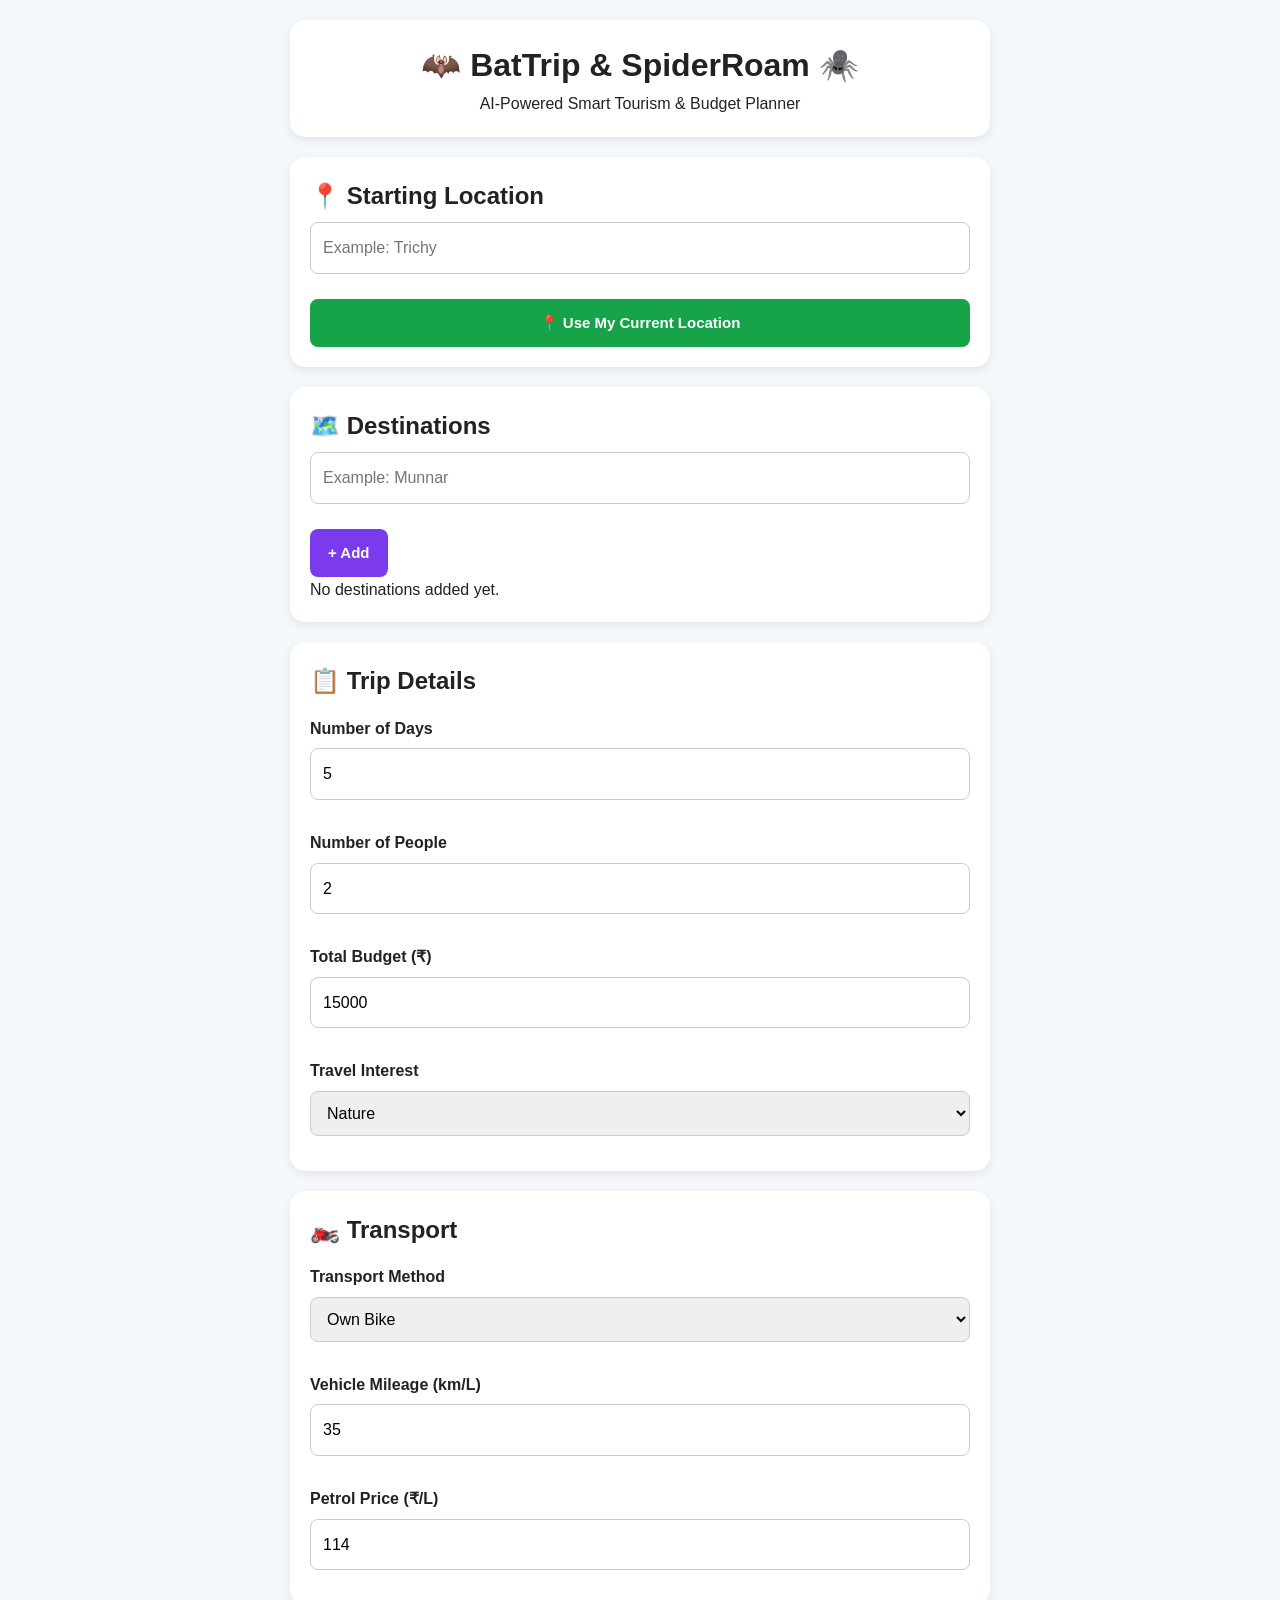
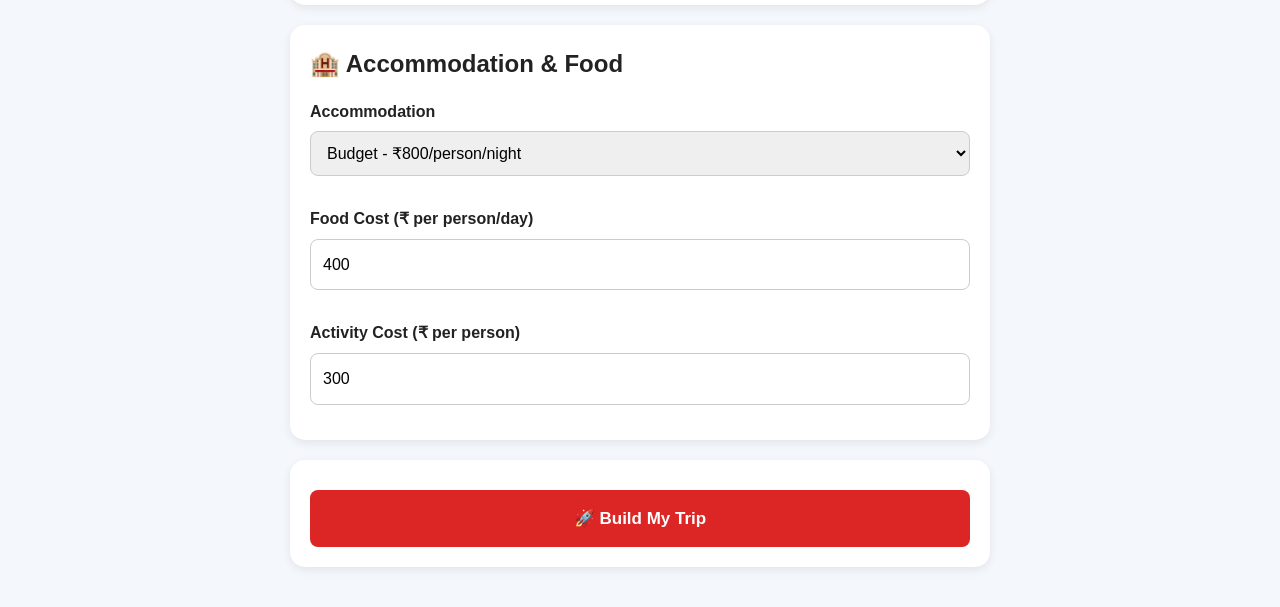
<file: Frontend/planner.html>
<!DOCTYPE html>
<html>

<head>
    <meta charset="UTF-8">
    <meta name="viewport" content="width=device-width, initial-scale=1.0">
    <title>Trip Planner - BatTrip & SpiderRoam</title>
    <link rel="stylesheet" href="css/style.css">
    <link rel="stylesheet" href="css/responsive.css">
    <style>
        body {
            font-family: Arial, sans-serif;
            background: #f4f7fb;
            margin: 0;
            padding: 20px;
        }

        .container {
            max-width: 700px;
            margin: auto;
        }

        .box {
            background: white;
            padding: 20px;
            margin-bottom: 20px;
            border-radius: 15px;
            box-shadow: 0 3px 10px rgba(0, 0, 0, 0.08);
        }

        h1 {
            text-align: center;
        }

        label {
            display: block;
            margin-top: 15px;
            font-weight: bold;
        }

        input,
        select {
            width: 100%;
            box-sizing: border-box;
            padding: 12px;
            margin-top: 7px;
            border: 1px solid #ccc;
            border-radius: 8px;
            font-size: 16px;
        }

        button {
            padding: 12px 18px;
            margin-top: 10px;
            border: none;
            border-radius: 8px;
            background: #2563eb;
            color: white;
            font-size: 15px;
            font-weight: bold;
        }

        .location-btn {
            background: #16a34a;
            width: 100%;
        }

        .add-btn {
            background: #7c3aed;
        }

        .build-btn {
            width: 100%;
            background: #dc2626;
            font-size: 17px;
            padding: 15px;
        }

        .destination {
            background: #eef2ff;
            padding: 12px;
            margin-top: 10px;
            border-radius: 8px;
        }

        .remove-btn {
            background: #ef4444;
            margin-left: 10px;
            padding: 7px 10px;
        }

        .result {
            background: #ecfdf5;
            padding: 15px;
            margin-top: 15px;
            border-radius: 10px;
            line-height: 1.8;
        }

        .error {
            background: #fee2e2;
            padding: 15px;
            margin-top: 15px;
            border-radius: 10px;
        }

        .day {
            background: #f8fafc;
            padding: 15px;
            margin-top: 10px;
            border-radius: 10px;
            border-left: 5px solid #2563eb;
        }

        .day h3 {
            margin-top: 0;
        }
    </style>
</head>

<body>

    <div class="container">

        <div class="box">
            <h1>🦇 BatTrip & SpiderRoam 🕷️</h1>
            <p style="text-align:center;">AI-Powered Smart Tourism & Budget Planner</p>
        </div>

        <div class="box">
            <h2>📍 Starting Location</h2>
            <input type="text" id="startLocation" placeholder="Example: Trichy">
            <button class="location-btn" onclick="useCurrentLocation()">📍 Use My Current Location</button>
            <p id="locationStatus"></p>
        </div>

        <div class="box">
            <h2>🗺️ Destinations</h2>
            <input type="text" id="destination" placeholder="Example: Munnar">
            <button class="add-btn" onclick="addPlace()">+ Add</button>
            <div id="list"><p>No destinations added yet.</p></div>
        </div>

        <div class="box">
            <h2>📋 Trip Details</h2>
            <label>Number of Days</label>
            <input type="number" id="days" value="5" min="1">

            <label>Number of People</label>
            <input type="number" id="people" value="2" min="1">

            <label>Total Budget (₹)</label>
            <input type="number" id="budget" value="15000" min="0">

            <label>Travel Interest</label>
            <select id="interest">
                <option>Nature</option>
                <option>Adventure</option>
                <option>Beach</option>
                <option>Culture</option>
                <option>History</option>
                <option>Wildlife</option>
                <option>Spiritual</option>
                <option>Food</option>
                <option>Photography</option>
                <option>Relaxation</option>
                <option>Family</option>
            </select>
        </div>

        <div class="box">
            <h2>🏍️ Transport</h2>
            <label>Transport Method</label>
            <select id="transport">
                <option>Own Bike</option>
                <option>Own Car</option>
                <option>Rental Bike</option>
                <option>Rental Car</option>
                <option>Public Transport</option>
            </select>

            <label>Vehicle Mileage (km/L)</label>
            <input type="number" id="mileage" value="35" min="1">

            <label>Petrol Price (₹/L)</label>
            <input type="number" id="petrol" value="114" min="1">
        </div>

        <div class="box">
            <h2>🏨 Accommodation & Food</h2>
            <label>Accommodation</label>
            <select id="stay">
                <option value="800">Budget - ₹800/person/night</option>
                <option value="1500">Standard - ₹1500/person/night</option>
                <option value="3000">Premium - ₹3000/person/night</option>
            </select>

            <label>Food Cost (₹ per person/day)</label>
            <input type="number" id="food" value="400" min="0">

            <label>Activity Cost (₹ per person)</label>
            <input type="number" id="activity" value="300" min="0">
        </div>

        <div class="box">
            <button class="build-btn" onclick="buildTrip()">🚀 Build My Trip</button>
            <div id="output"></div>
        </div>

    </div>

    <script>
        let places = [];

        function addPlace() {
            let input = document.getElementById("destination");
            let name = input.value.trim();

            if (name === "") {
                alert("Enter a destination");
                return;
            }

            places.push(name);
            input.value = "";
            showPlaces();
        }

        function showPlaces() {
            let list = document.getElementById("list");
            list.innerHTML = "";

            for (let i = 0; i < places.length; i++) {
                let div = document.createElement("div");
                div.className = "destination";
                div.innerHTML = (i + 1) + ". " + places[i] + ' <button class="remove-btn" onclick="removePlace(' + i + ')">Remove</button>';
                list.appendChild(div);
            }
        }

        function removePlace(index) {
            places.splice(index, 1);
            showPlaces();
        }

        function useCurrentLocation() {
            let status = document.getElementById("locationStatus");

            if (!navigator.geolocation) {
                status.innerHTML = "❌ Location is not supported. Please enter your location manually.";
                return;
            }

            status.innerHTML = "📍 Getting your current location...";

            navigator.geolocation.getCurrentPosition(
                function (position) {
                    let latitude = position.coords.latitude;
                    let longitude = position.coords.longitude;
                    status.innerHTML = "✅ Location detected: " + latitude.toFixed(4) + ", " + longitude.toFixed(4);
                },
                function () {
                    status.innerHTML = "❌ Location permission denied. Please enter your starting location manually.";
                }
            );
        }

        async function getCoordinates(place) {
            let url = "https://nominatim.openstreetmap.org/search?q=" + encodeURIComponent(place) + "&format=json&limit=1";
            try {
                let response = await fetch(url);
                let data = await response.json();
                if (data.length === 0) return null;
                return { lat: parseFloat(data[0].lat), lon: parseFloat(data[0].lon) };
            } catch (error) {
                return null;
            }
        }

        async function getDistance(start, destinations) {
            let totalDistance = 0;
            let current = start;
            for (let i = 0; i < destinations.length; i++) {
                let next = await getCoordinates(destinations[i]);
                if (!next) continue;

                let url = "https://router.project-osrm.org/route/v1/driving/" + current.lon + "," + current.lat + ";" + next.lon + "," + next.lat + "?overview=false";
                try {
                    let response = await fetch(url);
                    let data = await response.json();
                    if (data.routes && data.routes.length > 0) {
                        totalDistance += data.routes[0].distance / 1000;
                    }
                } catch (error) {
                    console.log(error);
                }
                current = next;
            }
            return totalDistance;
        }

        async function buildTrip() {
            let output = document.getElementById("output");
            let startName = document.getElementById("startLocation").value.trim();
            let days = parseInt(document.getElementById("days").value);
            let people = parseInt(document.getElementById("people").value);
            let budget = parseFloat(document.getElementById("budget").value);
            let mileage = parseFloat(document.getElementById("mileage").value);
            let petrol = parseFloat(document.getElementById("petrol").value);
            let food = parseFloat(document.getElementById("food").value);
            let activity = parseFloat(document.getElementById("activity").value);
            let stay = parseFloat(document.getElementById("stay").value);
            let transport = document.getElementById("transport").value;
            let interest = document.getElementById("interest").value;

            if (startName === "") {
                alert("Please enter starting location.");
                return;
            }

            if (places.length === 0) {
                alert("Please add at least one destination.");
                return;
            }

            output.innerHTML = '<div class="result">⏳ Building your trip... Please wait.</div>';

            let start = await getCoordinates(startName);
            if (!start) {
                output.innerHTML = '<div class="error">❌ Starting location not found. Please check the name.</div>';
                return;
            }

            let distance = await getDistance(start, places);
            let fuelCost = 0;
            let rentalCost = 0;
            let transportCost = 0;

            if (transport === "Own Bike" || transport === "Own Car") {
                let fuelNeeded = distance / mileage;
                fuelCost = fuelNeeded * petrol;
            } else if (transport === "Rental Bike") {
                let fuelNeeded = distance / mileage;
                fuelCost = fuelNeeded * petrol;
                rentalCost = 700 * days;
            } else if (transport === "Rental Car") {
                let fuelNeeded = distance / mileage;
                fuelCost = fuelNeeded * petrol;
                rentalCost = 2500 * days;
            } else if (transport === "Public Transport") {
                transportCost = distance * 4;
            }

            let nights = Math.max(days - 1, 1);
            let stayCost = stay * people * nights;
            let foodCost = food * people * days;
            let activityCost = activity * people;
            let total = fuelCost + rentalCost + transportCost + stayCost + foodCost + activityCost;
            let remaining = budget - total;

            let status = remaining >= 0 ? "✅ Within Budget" : (remaining >= -2000 ? "⚠️ Slightly Over Budget" : "❌ Over Budget");
            let fuelNeeded = mileage > 0 ? distance / mileage : 0;

            let html = '<div class="result">';
            html += "<h2>🎯 Trip Summary</h2>";
            html += "<b>Starting Location:</b> " + startName + "<br>";
            html += "<b>Destinations:</b> " + places.join(", ") + "<br>";
            html += "<b>Days:</b> " + days + "<br>";
            html += "<b>People:</b> " + people + "<br>";
            html += "<b>Interest:</b> " + interest + "<br>";
            html += "<b>Transport:</b> " + transport + "<br><br>";
            html += "🛣️ <b>Approx. Road Distance:</b> " + distance.toFixed(1) + " km<br>";
            html += "⛽ <b>Fuel Required:</b> " + fuelNeeded.toFixed(1) + " L<br>";
            html += "⛽ <b>Fuel Cost:</b> ₹" + fuelCost.toFixed(0) + "<br>";
            html += "🏨 <b>Accommodation:</b> ₹" + stayCost.toFixed(0) + "<br>";
            html += "🍴 <b>Food:</b> ₹" + foodCost.toFixed(0) + "<br>";
            html += "🎟️ <b>Activities:</b> ₹" + activityCost.toFixed(0) + "<br>";
            html += "🚕 <b>Rental/Transport:</b> ₹" + (rentalCost + transportCost).toFixed(0) + "<br><br>";
            html += "<h2>💰 Total Cost: ₹" + total.toFixed(0) + "</h2>";
            html += "<b>Budget:</b> ₹" + budget.toFixed(0) + "<br>";
            html += "<b>Remaining:</b> ₹" + remaining.toFixed(0) + "<br>";
            html += "<b>Status:</b> " + status + "</div>";

            html += '<div class="box"><h2>📅 Day-by-Day Itinerary</h2>';
            let baseDays = Math.floor(days / places.length);
            let extraDays = days % places.length;
            let currentDay = 1;

            for (let i = 0; i < places.length; i++) {
                let daysForPlace = baseDays;
                if (i < extraDays) daysForPlace++;

                for (let j = 0; j < daysForPlace; j++) {
                    html += '<div class="day">';
                    html += '<h3>Day ' + currentDay + ' — ' + places[i] + '</h3>';
                    html += '<p>📍 Explore ' + places[i] + '.</p>';
                    html += '<p>🎯 Focus: ' + interest + '</p>';
                    html += '<p>🌅 Morning: Explore popular attractions.</p>';
                    html += '<p>🍴 Afternoon: Enjoy local food and activities.</p>';
                    html += '<p>🌙 Evening: Relax and explore nearby places.</p>';
                    html += '</div>';
                    currentDay++;
                }
            }
            html += '</div>';

            output.innerHTML = html;
        }
    </script>
    <script src="JavaScript/planner.js"></script>
</body>

</html>
</file>
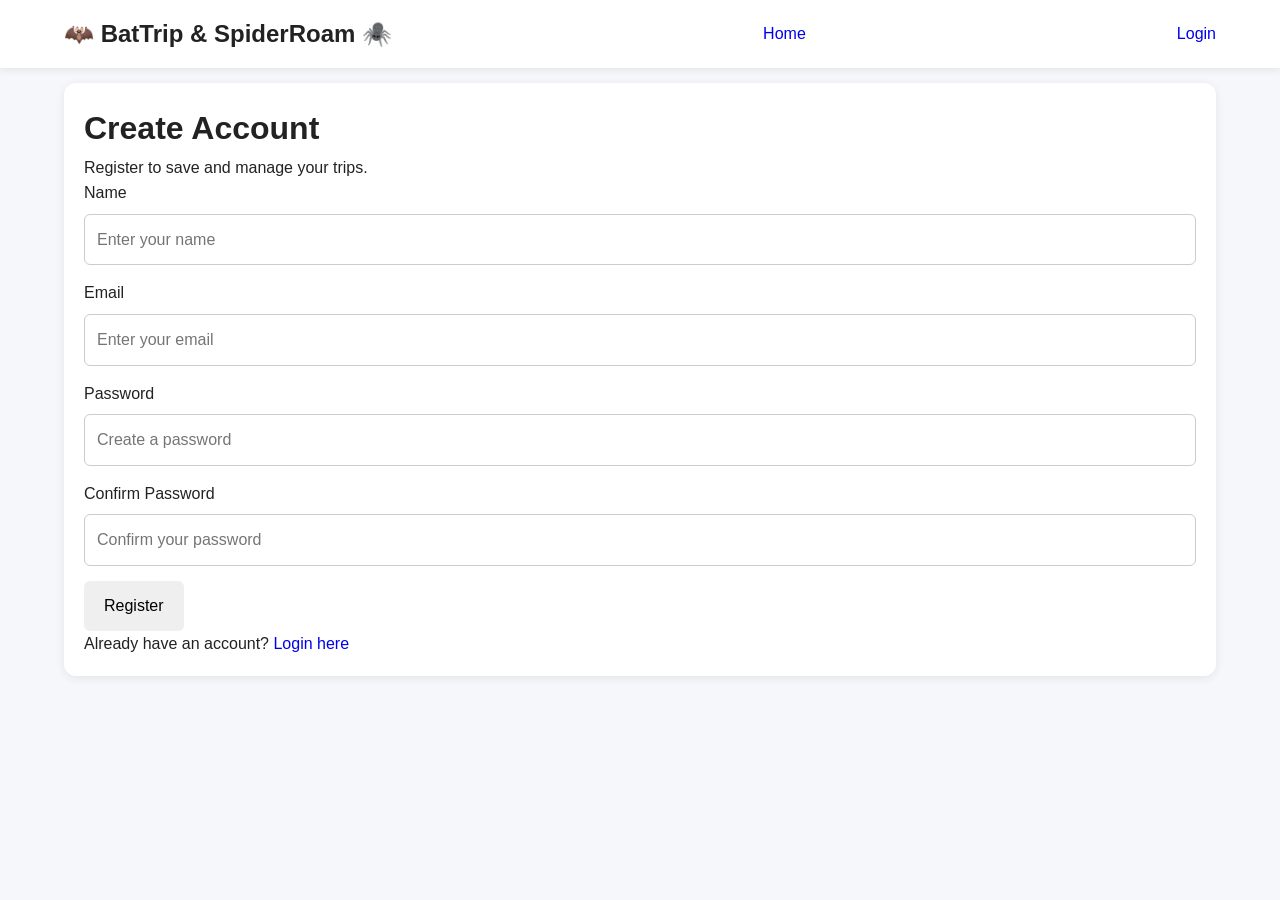
<file: Frontend/profile.html>
<!DOCTYPE html>
<html lang="en">

<head>
    <meta charset="UTF-8">
    <meta name="viewport" content="width=device-width, initial-scale=1.0">
    <title>Register - BatTrip & SpiderRoam</title>
    <link rel="stylesheet" href="css/style.css">
    <link rel="stylesheet" href="css/responsive.css">
</head>

<body>

    <header>
        <div class="container">
            <nav>
                <div class="logo">🦇 BatTrip & SpiderRoam 🕷️</div>
                <a href="Index.html">Home</a>
                <a href="login.html">Login</a>
            </nav>
        </div>
    </header>

    <main>
        <div class="container">
            <div class="card">
                <h1>Create Account</h1>
                <p>Register to save and manage your trips.</p>

                <form id="registerForm">
                    <label for="name">Name</label>
                    <input type="text" id="name" placeholder="Enter your name" required>

                    <label for="email">Email</label>
                    <input type="email" id="email" placeholder="Enter your email" required>

                    <label for="password">Password</label>
                    <input type="password" id="password" placeholder="Create a password" required>

                    <label for="confirmPassword">Confirm Password</label>
                    <input type="password" id="confirmPassword" placeholder="Confirm your password" required>

                    <button type="submit">Register</button>
                </form>

                <p id="registerMessage"></p>

                <p>
                    Already have an account?
                    <a href="login.html">Login here</a>
                </p>
            </div>
        </div>
    </main>

    <script src="JavaScript/auth.js"></script>

</body>

</html>
</file>
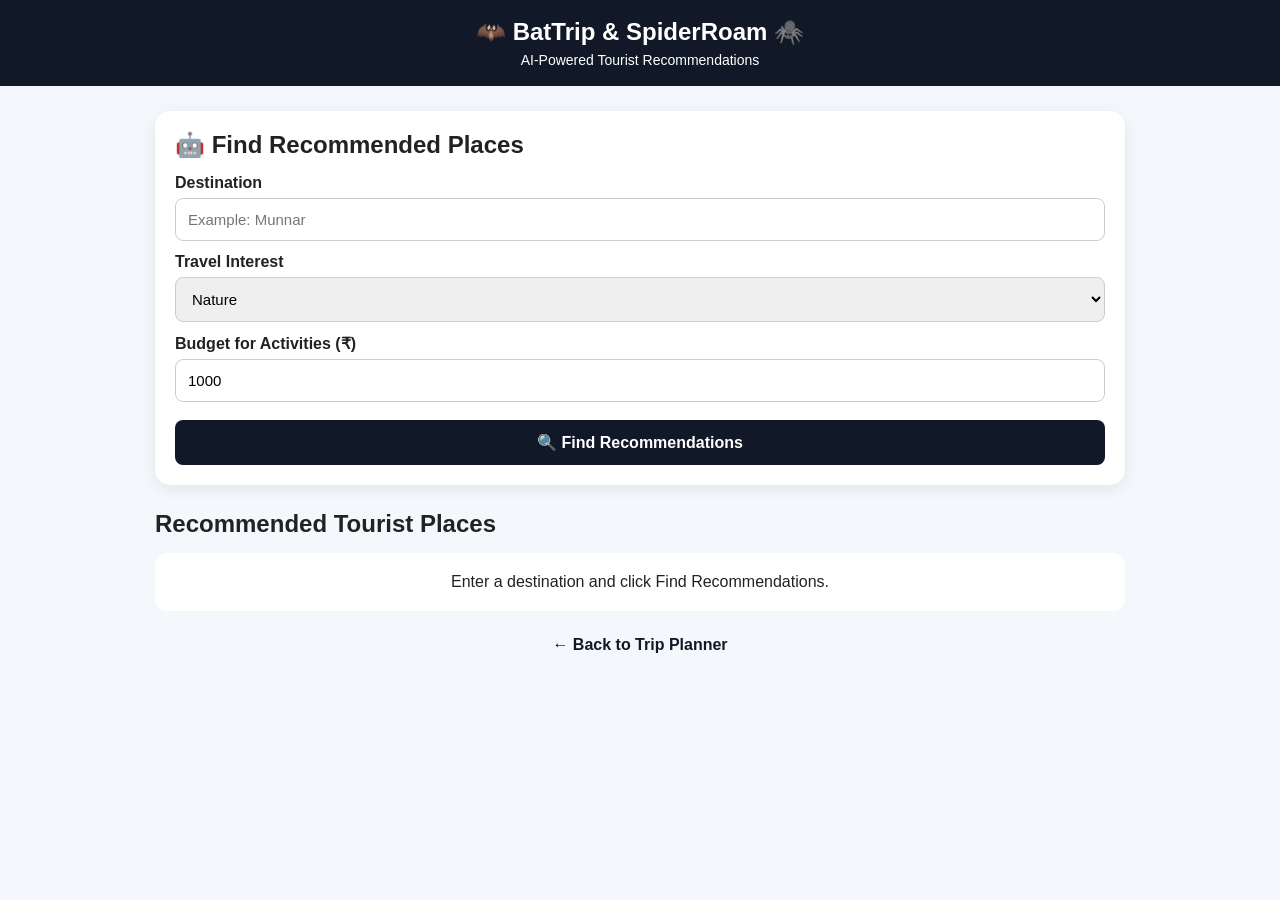
<file: Frontend/recommendations.html>
<!DOCTYPE html>
<html lang="en">

<head>
    <meta charset="UTF-8">
    <meta name="viewport" content="width=device-width, initial-scale=1.0">

    <title>Tourist Recommendations | BatTrip & SpiderRoam</title>

    <style>
        * {
            box-sizing: border-box;
            margin: 0;
            padding: 0;
            font-family: Arial, sans-serif;
        }

        body {
            background: #f4f7fb;
            color: #222;
        }

        header {
            background: #111827;
            color: white;
            padding: 18px 20px;
            text-align: center;
        }

        header h1 {
            font-size: 24px;
        }

        header p {
            margin-top: 6px;
            font-size: 14px;
        }

        .container {
            max-width: 1000px;
            margin: 25px auto;
            padding: 0 15px;
        }

        .search-box {
            background: white;
            padding: 20px;
            border-radius: 15px;
            box-shadow: 0 4px 15px rgba(0, 0, 0, 0.08);
            margin-bottom: 25px;
        }

        .search-box h2 {
            margin-bottom: 15px;
        }

        label {
            display: block;
            margin-top: 12px;
            margin-bottom: 6px;
            font-weight: bold;
        }

        input,
        select {
            width: 100%;
            padding: 12px;
            border: 1px solid #ccc;
            border-radius: 8px;
            font-size: 15px;
        }

        button {
            width: 100%;
            margin-top: 18px;
            padding: 13px;
            border: none;
            border-radius: 8px;
            background: #111827;
            color: white;
            font-size: 16px;
            font-weight: bold;
            cursor: pointer;
        }

        button:active {
            transform: scale(0.98);
        }

        button:disabled {
            opacity: 0.6;
            cursor: not-allowed;
        }

        #resultTitle {
            margin-bottom: 15px;
        }

        .cards {
            display: grid;
            grid-template-columns: repeat(auto-fit, minmax(260px, 1fr));
            gap: 18px;
        }

        .card {
            background: white;
            padding: 18px;
            border-radius: 15px;
            box-shadow: 0 4px 15px rgba(0, 0, 0, 0.08);
        }

        .card h3 {
            margin-bottom: 8px;
            font-size: 20px;
        }

        .card p {
            margin: 7px 0;
            line-height: 1.4;
        }

        .score {
            font-weight: bold;
            margin-top: 12px;
        }

        .reason {
            background: #f0f4ff;
            padding: 10px;
            border-radius: 8px;
            margin-top: 10px;
        }

        .empty {
            background: white;
            padding: 20px;
            border-radius: 12px;
            text-align: center;
        }

        .back {
            display: block;
            text-align: center;
            margin-top: 25px;
            text-decoration: none;
            color: #111827;
            font-weight: bold;
        }
    </style>
</head>

<body>

    <header>
        <h1>🦇 BatTrip & SpiderRoam 🕷️</h1>
        <p>AI-Powered Tourist Recommendations</p>
    </header>

    <div class="container">

        <div class="search-box">

            <h2>🤖 Find Recommended Places</h2>

            <label>Destination</label>

            <input type="text" id="destination" placeholder="Example: Munnar">

            <label>Travel Interest</label>

            <select id="interest">
                <option value="Nature">Nature</option>
                <option value="Adventure">Adventure</option>
                <option value="Beach">Beach</option>
                <option value="Culture">Culture</option>
                <option value="History">History</option>
                <option value="Wildlife">Wildlife</option>
                <option value="Spiritual">Spiritual</option>
                <option value="Food">Food</option>
                <option value="Photography">Photography</option>
                <option value="Relaxation">Relaxation</option>
            </select>

            <label>Budget for Activities (₹)</label>

            <input type="number" id="budget" placeholder="Example: 1000" value="1000">

            <button id="recommendButton" onclick="findRecommendations()">
                🔍 Find Recommendations
            </button>

        </div>

        <h2 id="resultTitle">
            Recommended Tourist Places
        </h2>

        <div id="results" class="cards">

            <div class="empty">
                Enter a destination and click Find Recommendations.
            </div>

        </div>

        <a href="planner.html" class="back">
            ← Back to Trip Planner
        </a>

    </div>


    <script>

        const API_BASE_URL = "http://127.0.0.1:5000";


        /* Read destination from URL */

        const params = new URLSearchParams(
            window.location.search
        );

        const selectedDestination =
            params.get("destination");

        if (selectedDestination) {

            document.getElementById("destination").value =
                selectedDestination;

        }


        /* Find ML recommendations */

        async function findRecommendations() {

            const destination =
                document.getElementById("destination")
                    .value
                    .trim();

            const interest =
                document.getElementById("interest")
                    .value;

            const budget =
                Number(
                    document.getElementById("budget").value
                ) || 0;

            const results =
                document.getElementById("results");

            const resultTitle =
                document.getElementById("resultTitle");

            const button =
                document.getElementById("recommendButton");


            /* Validate destination */

            if (destination === "") {

                results.innerHTML = `
            <div class="empty">
                ⚠️ Please enter a destination.
            </div>
        `;

                return;
            }


            /* Loading */

            button.disabled = true;

            button.innerText =
                "🤖 AI is finding recommendations...";

            results.innerHTML = `
        <div class="empty">
            ⏳ Getting AI recommendations...
        </div>
    `;


            try {

                const url =
                    `${API_BASE_URL}/api/recommendations` +
                    `?place=${encodeURIComponent(destination)}` +
                    `&interest=${encodeURIComponent(interest)}` +
                    `&budget=${encodeURIComponent(budget)}`;


                const response =
                    await fetch(url);


                const data =
                    await response.json();


                if (!response.ok) {

                    throw new Error(
                        data.message ||
                        "Recommendation request failed"
                    );

                }


                const recommendations =
                    data.recommendations || [];


                if (recommendations.length === 0) {

                    results.innerHTML = `
                <div class="empty">

                    😔 No tourist places found
                    for <strong>${destination}</strong>.

                    <br><br>

                    Try:

                    <strong>
                        Munnar, Kochi, Alappuzha,
                        Varkala, Ooty, Goa,
                        Jaipur or Agra
                    </strong>

                </div>
            `;

                    resultTitle.innerText =
                        "Tourist Recommendations";

                    return;
                }


                resultTitle.innerText =
                    "🤖 AI Recommended Places in " +
                    recommendations[0].destination;


                results.innerHTML = "";


                recommendations.forEach(function (place) {

                    const score =
                        Number(place.score || 0);


                    results.innerHTML += `

                <div class="card">

                    <h3>
                        📍 ${place.name}
                    </h3>

                    <p>
                        <strong>State:</strong>
                        ${place.state || "N/A"}
                    </p>

                    <p>
                        <strong>Type:</strong>
                        ${place.type || "N/A"}
                    </p>

                    <p>
                        ⭐ <strong>Rating:</strong>
                        ${place.rating || 0}/5
                    </p>

                    <p>
                        🔥 <strong>Popularity:</strong>
                        ${place.popularity || 0}/100
                    </p>

                    <p>
                        💰 <strong>Approx. Cost:</strong>
                        ₹${place.cost || 0}
                    </p>

                    <p>
                        ⏱️ <strong>Duration:</strong>
                        ${place.duration || 0} hours
                    </p>

                    <p>
                        ${place.description || ""}
                    </p>

                    <div class="score">

                        🤖 AI Recommendation Score:
                        ${score}/100

                    </div>

                    <div class="reason">

                        💡 <strong>
                            Why recommended?
                        </strong>

                        <br>

                        ${place.reason ||
                        "Recommended based on tourism data and AI similarity."}

                    </div>

                </div>

            `;

                });


            } catch (error) {

                console.error(
                    "Recommendation error:",
                    error
                );


                results.innerHTML = `

            <div class="empty">

                ❌ Unable to connect to the
                recommendation server.

                <br><br>

                Make sure Flask is running at:

                <br><br>

                <strong>
                    http://127.0.0.1:5000
                </strong>

            </div>

        `;

            } finally {

                button.disabled = false;

                button.innerText =
                    "🔍 Find Recommendations";

            }

        }

    </script>

</body>

</html>
</file>
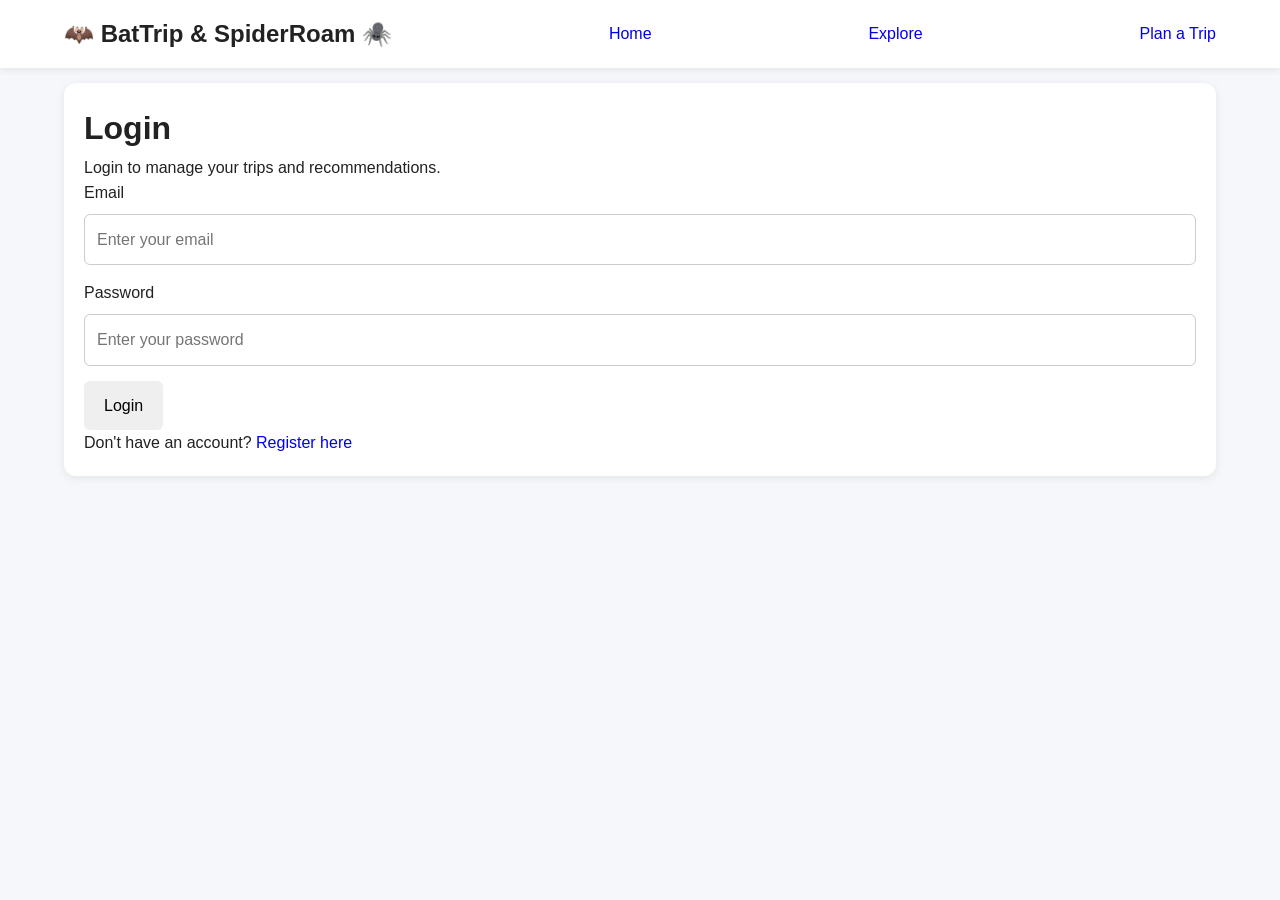
<file: Frontend/register.html>
<!DOCTYPE html>
<html lang="en">

<head>
    <meta charset="UTF-8">
    <meta name="viewport" content="width=device-width, initial-scale=1.0">
    <title>Login - BatTrip & SpiderRoam</title>
    <link rel="stylesheet" href="css/style.css">
    <link rel="stylesheet" href="css/responsive.css">
</head>

<body>

    <header>
        <div class="container">
            <nav>
                <div class="logo">🦇 BatTrip & SpiderRoam 🕷️</div>
                <a href="Index.html">Home</a>
                <a href="explore.html">Explore</a>
                <a href="planner.html">Plan a Trip</a>
            </nav>
        </div>
    </header>

    <main>
        <div class="container">
            <div class="card">
                <h1>Login</h1>
                <p>Login to manage your trips and recommendations.</p>

                <form id="loginForm">
                    <label for="email">Email</label>
                    <input type="email" id="email" placeholder="Enter your email" required>

                    <label for="password">Password</label>
                    <input type="password" id="password" placeholder="Enter your password" required>

                    <button type="submit">Login</button>
                </form>

                <p id="loginMessage"></p>

                <p>
                    Don't have an account?
                    <a href="register.html">Register here</a>
                </p>
            </div>
        </div>
    </main>

    <script src="JavaScript/auth.js"></script>

</body>

</html>
</file>
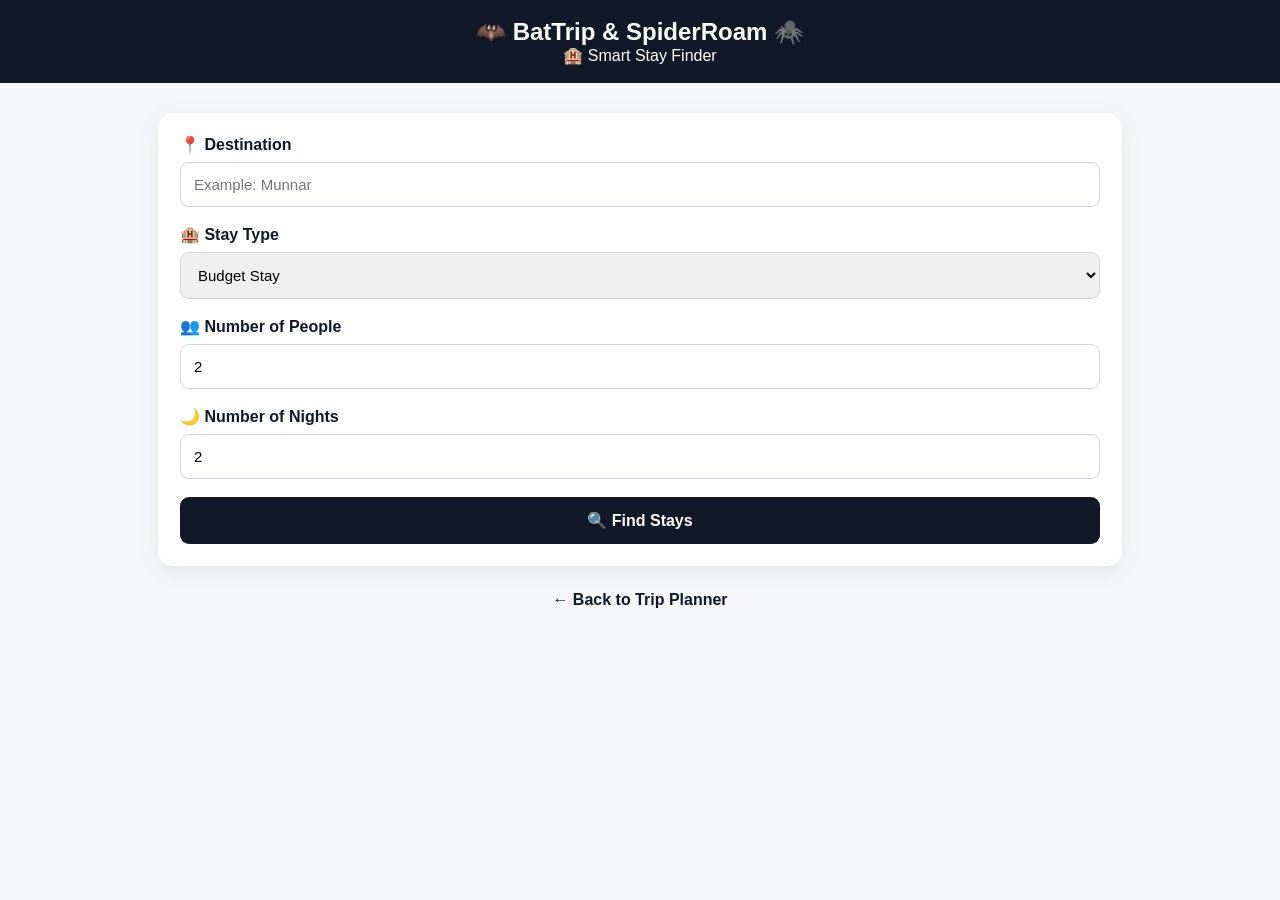
<file: Frontend/stays.html>
<!DOCTYPE html>
<html lang="en">
<head>
    <meta charset="UTF-8">
    <meta name="viewport" content="width=device-width, initial-scale=1.0">

    <title>Stay Finder | BatTrip & SpiderRoam</title>

    <style>
        * {
            box-sizing: border-box;
            margin: 0;
            padding: 0;
        }

        body {
            font-family: Arial, sans-serif;
            background: #f5f7fb;
            color: #111827;
        }

        header {
            background: #111827;
            color: white;
            padding: 18px;
            text-align: center;
        }

        header h1 {
            font-size: 24px;
        }

        .container {
            max-width: 1000px;
            margin: 30px auto;
            padding: 0 18px;
        }

        .search-box {
            background: white;
            padding: 22px;
            border-radius: 15px;
            box-shadow: 0 5px 20px rgba(0,0,0,0.08);
        }

        label {
            display: block;
            font-weight: bold;
            margin-bottom: 8px;
        }

        input,
        select {
            width: 100%;
            padding: 13px;
            border: 1px solid #d1d5db;
            border-radius: 9px;
            margin-bottom: 18px;
            font-size: 15px;
        }

        button {
            width: 100%;
            padding: 14px;
            border: none;
            border-radius: 9px;
            background: #111827;
            color: white;
            font-size: 16px;
            font-weight: bold;
            cursor: pointer;
        }

        .results {
            margin-top: 25px;
        }

        .card {
            background: white;
            padding: 20px;
            margin-bottom: 15px;
            border-radius: 14px;
            box-shadow: 0 4px 15px rgba(0,0,0,0.07);
        }

        .card h2 {
            margin-bottom: 8px;
        }

        .card p {
            color: #4b5563;
            margin: 7px 0;
        }

        .price {
            font-size: 20px;
            font-weight: bold;
            margin-top: 12px;
        }

        .tag {
            display: inline-block;
            background: #e5e7eb;
            padding: 5px 9px;
            border-radius: 15px;
            font-size: 12px;
            margin-top: 8px;
        }

        .back {
            display: block;
            text-align: center;
            margin-top: 25px;
            text-decoration: none;
            color: #111827;
            font-weight: bold;
        }

        @media (max-width: 600px) {
            .container {
                margin-top: 20px;
            }

            header h1 {
                font-size: 21px;
            }
        }
    </style>
</head>

<body>

<header>
    <h1>🦇 BatTrip & SpiderRoam 🕷️</h1>
    <p>🏨 Smart Stay Finder</p>
</header>

<div class="container">

    <div class="search-box">

        <label for="destination">
            📍 Destination
        </label>

        <input
            type="text"
            id="destination"
            placeholder="Example: Munnar"
        >

        <label for="stayType">
            🏨 Stay Type
        </label>

        <select id="stayType">
            <option value="budget">Budget Stay</option>
            <option value="standard">Standard Hotel</option>
            <option value="premium">Premium Resort</option>
        </select>

        <label for="people">
            👥 Number of People
        </label>

        <input
            type="number"
            id="people"
            value="2"
            min="1"
        >

        <label for="nights">
            🌙 Number of Nights
        </label>

        <input
            type="number"
            id="nights"
            value="2"
            min="1"
        >

        <button type="button" onclick="findStay()">
            🔍 Find Stays
        </button>

    </div>

    <div class="results" id="results"></div>

    <a class="back" href="planner.html">
        ← Back to Trip Planner
    </a>

</div>

<script>

const stays = [

    {
        name: "Green Valley Homestay",
        destination: "Munnar",
        type: "budget",
        price: 900,
        rating: 4.3,
        facilities: "WiFi • Parking • Breakfast"
    },

    {
        name: "Munnar Hills Hotel",
        destination: "Munnar",
        type: "standard",
        price: 1800,
        rating: 4.5,
        facilities: "WiFi • Parking • Restaurant"
    },

    {
        name: "Mountain View Resort",
        destination: "Munnar",
        type: "premium",
        price: 4500,
        rating: 4.7,
        facilities: "Pool • Restaurant • Mountain View"
    },

    {
        name: "Alleppey Budget Stay",
        destination: "Alleppey",
        type: "budget",
        price: 800,
        rating: 4.2,
        facilities: "WiFi • Parking"
    },

    {
        name: "Alleppey Lake Hotel",
        destination: "Alleppey",
        type: "standard",
        price: 1700,
        rating: 4.4,
        facilities: "WiFi • Restaurant • Parking"
    },

    {
        name: "Backwater Premium Resort",
        destination: "Alleppey",
        type: "premium",
        price: 5000,
        rating: 4.8,
        facilities: "Pool • Restaurant • Backwater View"
    },

    {
        name: "Kochi City Homestay",
        destination: "Kochi",
        type: "budget",
        price: 1000,
        rating: 4.2,
        facilities: "WiFi • Parking"
    },

    {
        name: "Fort Kochi Hotel",
        destination: "Kochi",
        type: "standard",
        price: 2200,
        rating: 4.5,
        facilities: "WiFi • Restaurant • Parking"
    },

    {
        name: "Kochi Luxury Resort",
        destination: "Kochi",
        type: "premium",
        price: 5500,
        rating: 4.8,
        facilities: "Pool • Restaurant • Sea View"
    }

];


function findStay() {

    const destination =
        document.getElementById("destination").value.trim();

    const stayType =
        document.getElementById("stayType").value;

    const people =
        Number(document.getElementById("people").value);

    const nights =
        Number(document.getElementById("nights").value);

    const results =
        document.getElementById("results");


    if (destination === "") {

        results.innerHTML =
            "<div class='card'><h2>⚠️ Enter a destination</h2><p>Please enter a destination such as Munnar, Alleppey or Kochi.</p></div>";

        return;
    }


    const matches = stays.filter(function(stay) {

        return stay.destination.toLowerCase() ===
               destination.toLowerCase()
               &&
               stay.type === stayType;

    });


    if (matches.length === 0) {

        results.innerHTML =
            "<div class='card'><h2>😔 No sample stays found</h2><p>Try Munnar, Alleppey or Kochi.</p></div>";

        return;
    }


    let output = "";


    matches.forEach(function(stay) {

        const total =
            stay.price * nights;


        output += `

        <div class="card">

            <h2>🏨 ${stay.name}</h2>

            <p>📍 ${stay.destination}</p>

            <p>⭐ Rating: ${stay.rating}/5</p>

            <p>👥 Suitable for: ${people} people</p>

            <p>🌙 ${nights} night(s)</p>

            <p>🛏️ Facilities: ${stay.facilities}</p>

            <div class="price">
                ₹${stay.price.toLocaleString()} / night
            </div>

            <p>
                💰 Estimated total:
                <strong>₹${total.toLocaleString()}</strong>
            </p>

            <span class="tag">
                ${stayType.toUpperCase()} STAY
            </span>

        </div>

        `;

    });


    results.innerHTML = output;

}

</script>

</body>
</html>
</file>
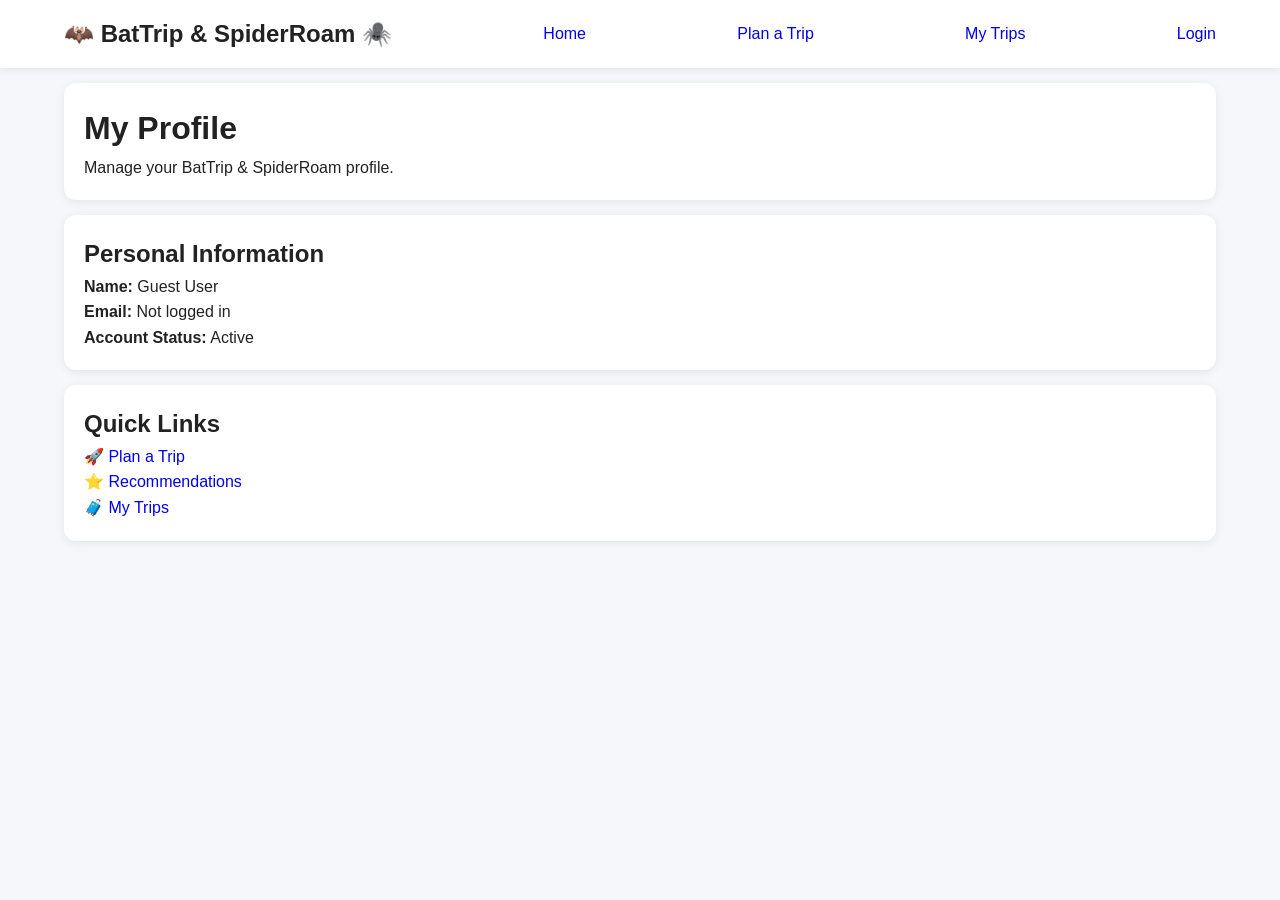
<file: Frontend/trips.html>
<!DOCTYPE html>
<html lang="en">
<head>
    <meta charset="UTF-8">
    <meta name="viewport" content="width=device-width, initial-scale=1.0">
    <title>Profile - BatTrip & SpiderRoam</title>

    <link rel="stylesheet" href="css/style.css">
    <link rel="stylesheet" href="css/responsive.css">
</head>

<body>

<header>
    <div class="container">
        <nav>
            <div class="logo">🦇 BatTrip & SpiderRoam 🕷️</div>
            <a href="Index.html">Home</a>
            <a href="planner.html">Plan a Trip</a>
            <a href="trips.html">My Trips</a>
            <a href="login.html">Login</a>
        </nav>
    </div>
</header>

<main>
    <div class="container">

        <div class="card">
            <h1>My Profile</h1>
            <p>Manage your BatTrip & SpiderRoam profile.</p>
        </div>

        <div class="card">
            <h2>Personal Information</h2>
            <p><strong>Name:</strong> <span id="profileName">Guest User</span></p>
            <p><strong>Email:</strong> <span id="profileEmail">Not logged in</span></p>
            <p><strong>Account Status:</strong> Active</p>
        </div>

        <div class="card">
            <h2>Quick Links</h2>
            <p><a href="planner.html">🚀 Plan a Trip</a></p>
            <p><a href="recommendations.html">⭐ Recommendations</a></p>
            <p><a href="trips.html">🧳 My Trips</a></p>
        </div>

    </div>
</main>

<script src="JavaScript/auth.js"></script>

</body>
</html>
</file>
<file: Frontend/css/style.css>
/* BatTrip & SpiderRoam - Main Stylesheet */

* {
    box-sizing: border-box;
    margin: 0;
    padding: 0;
}

body {
    font-family: Arial, sans-serif;
    line-height: 1.6;
    background: #f5f7fa;
    color: #222;
}

a {
    text-decoration: none;
}

button,
input,
select {
    font: inherit;
}

.container {
    width: 90%;
    max-width: 1200px;
    margin: auto;
}

header {
    background: #ffffff;
    padding: 15px 0;
    box-shadow: 0 2px 8px rgba(0, 0, 0, 0.08);
}

nav {
    display: flex;
    justify-content: space-between;
    align-items: center;
    gap: 20px;
}

.logo {
    font-size: 24px;
    font-weight: bold;
}

.hero {
    padding: 70px 20px;
    text-align: center;
}

.hero h1 {
    font-size: 42px;
    margin-bottom: 15px;
}

.hero p {
    font-size: 18px;
    margin-bottom: 25px;
}

.btn {
    display: inline-block;
    padding: 12px 24px;
    border: none;
    border-radius: 8px;
    cursor: pointer;
}

.card {
    background: #ffffff;
    padding: 20px;
    border-radius: 12px;
    margin: 15px 0;
    box-shadow: 0 2px 10px rgba(0, 0, 0, 0.08);
}

input,
select {
    width: 100%;
    padding: 12px;
    margin: 8px 0 15px;
    border: 1px solid #ccc;
    border-radius: 6px;
}

button {
    padding: 12px 20px;
    border: none;
    border-radius: 6px;
    cursor: pointer;
}

footer {
    text-align: center;
    padding: 25px;
    margin-top: 40px;
}
</file>
<file: Frontend/css/responsive.css>
/* BatTrip & SpiderRoam - Responsive Styles */

@media (max-width: 768px) {

    .container {
        width: 94%;
    }

    nav {
        flex-direction: column;
        text-align: center;
    }

    .hero {
        padding: 45px 15px;
    }

    .hero h1 {
        font-size: 32px;
    }

    .hero p {
        font-size: 16px;
    }

    .card {
        padding: 15px;
    }

    input,
    select,
    button {
        width: 100%;
    }
}

@media (max-width: 480px) {

    .hero h1 {
        font-size: 27px;
    }

    .logo {
        font-size: 21px;
    }

    .btn {
        width: 100%;
        text-align: center;
    }
}
</file>
